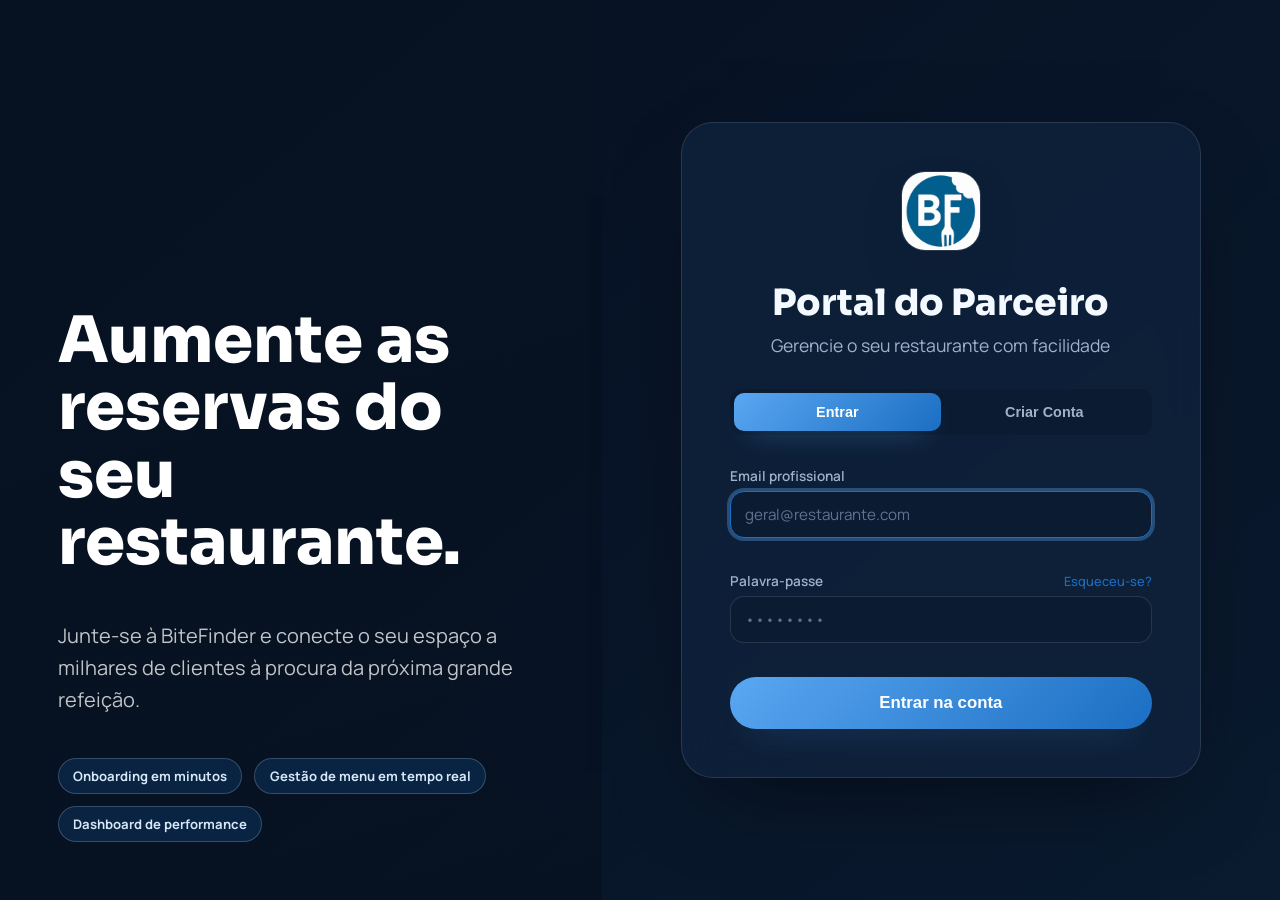
<file: bitefinder-api/index.html>
<!DOCTYPE html>
<html lang="pt-BR">
<head>
  <meta charset="UTF-8" />
  <meta name="viewport" content="width=device-width, initial-scale=1.0" />
  <title>BiteFinder Restaurante</title>
  <!-- AdSense Integration Dummy/Test -->
  <script async src="https://pagead2.googlesyndication.com/pagead/js/adsbygoogle.js"></script>
  <ins class="adsbygoogle"
       style="display:block"
       data-ad-client="ca-pub-3940256099942544"
       data-ad-slot="1234567890"
       data-ad-format="auto"
       data-full-width-responsive="true"></ins>
  <script>
       (adsbygoogle = window.adsbygoogle || []).push({});
  </script>
  <link rel="preconnect" href="https://fonts.googleapis.com" />
  <link rel="preconnect" href="https://fonts.gstatic.com" crossorigin />
  <link href="https://fonts.googleapis.com/css2?family=Manrope:wght@400;500;600;700;800&family=Sora:wght@500;600;700;800&display=swap" rel="stylesheet" />
  <link rel="stylesheet" href="tokens.css" />
  <style>
    :root {
      --brand: #1B6EC2;
      --brand-hover: #103E7D;
      --brand-bright: #5AA7F2;
      --accent: #1B6EC2;
      --accent-hover: #103E7D;
      --accent-soft: rgba(74,144,217,0.16);
      --bg: #071224;
      --bg-elevated: #0B1B31;
      --surface: #10233D;
      --surface-light: #152B49;
      --surface-frost: rgba(16,35,61,0.78);
      --border: rgba(214,232,248,0.13);
      --text: #F4F8FF;
      --text-soft: #9FB2CC;
      --success: #34C67A;
      --error: #E85C5C;
      --yellow: #FFC107;
      --porcelain: #F7FAFF;
      --radius: 24px;
      --shadow-sm: 0 8px 20px -14px rgba(0,0,0,0.38);
      --shadow: 0 22px 58px -28px rgba(0,0,0,0.58);
      --shadow-lg: 0 34px 90px -40px rgba(0,0,0,0.7);
      --ring: rgba(90,167,242,0.34);
      --ease: cubic-bezier(.2,.8,.2,1);
      font-family: 'Manrope', 'Segoe UI', sans-serif;
    }

    * { box-sizing: border-box; }
    body {
      margin: 0;
      min-height: 100vh;
      background: linear-gradient(140deg, #061121 0%, #071224 46%, #102844 100%);
      color: var(--text);
    }

    h1, h2, h3, h4 {
      font-family: 'Sora', 'Manrope', sans-serif;
      letter-spacing: 0;
    }
    
    .hidden { display: none !important; }
    
    /* ---- AUTH LAYOUT (SPLIT SCREEN) ---- */
    .auth-layout { display: flex; min-height: 100vh; position: relative; }
    
    .auth-banner {
      display: none;
      width: 47%;
      background: linear-gradient(165deg, rgba(6, 17, 33, 0.26), rgba(6, 17, 33, 0.94)), url('https://images.unsplash.com/photo-1555396273-367ea4eb4db5?ixlib=rb-4.0.3&auto=format&fit=crop&w=1920&q=80') center/cover;
      color: white;
      padding: 3.6rem;
      flex-direction: column;
      justify-content: flex-end;
      position: relative;
      overflow: hidden;
    }

    .auth-banner::before {
      content: '';
      display: none;
    }
    
    @media (min-width: 1024px) {
      .auth-banner { display: flex; }
    }
    
    .auth-banner h1 {
      font-size: clamp(3rem, 5vw, 4.5rem);
      font-weight: 800;
      line-height: 1.05;
      letter-spacing: 0;
      margin-bottom: 24px;
      max-width: 600px;
      position: relative;
      z-index: 1;
    }
    .auth-banner p {
      font-size: 1.25rem;
      color: rgba(255, 255, 255, 0.75);
      max-width: 500px;
      line-height: 1.6;
      position: relative;
      z-index: 1;
    }

    .auth-kpis {
      display: flex;
      flex-wrap: wrap;
      gap: 0.75rem;
      margin-top: 1.4rem;
      position: relative;
      z-index: 1;
    }

    .kpi-pill {
      background: rgba(27,110,194,0.2);
      border: 1px solid rgba(214,232,248,0.22);
      border-radius: 999px;
      padding: 0.5rem 0.9rem;
      font-size: 0.82rem;
      font-weight: 700;
      color: #D6E8F8;
      backdrop-filter: blur(4px);
    }
    
    .auth-content {
      flex: 1;
      display: flex;
      flex-direction: column;
      justify-content: center;
      padding: 2rem 1.3rem;
      background: linear-gradient(140deg, #071224 0%, #0A1A2F 100%);
    }
    
    .auth-card {
      width: 100%;
      max-width: 520px;
      margin: 0 auto;
      background: var(--surface-frost);
      border: 1px solid var(--border);
      border-radius: 32px;
      box-shadow: var(--shadow-lg);
      padding: 48px;
      backdrop-filter: blur(18px);
    }
    
    .auth-card.register-mode { max-width: 720px; }
    
    .auth-header { text-align: center; margin-bottom: 32px; }
    .auth-header img {
      width: 80px;
      height: 80px;
      border-radius: 24px;
      margin-bottom: 24px;
      box-shadow: var(--shadow);
      border: 1px solid var(--border);
    }
    .auth-header h2 { font-size: 2.25rem; font-weight: 800; margin: 0 0 8px; color: var(--text); letter-spacing: 0; }
    .auth-header p { color: var(--text-soft); font-size: 1.1rem; margin: 0; }
    
    .auth-tabs {
      display: flex;
      background: var(--bg-elevated);
      padding: 4px;
      border-radius: 12px;
      margin-bottom: 2rem;
    }
    .auth-tabs button {
      flex: 1;
      padding: 11px;
      border: none;
      background: transparent;
      border-radius: 10px;
      font-weight: 700;
      font-size: 0.9rem;
      color: var(--text-soft);
      cursor: pointer;
      transition: all 0.2s ease;
    }
    .auth-tabs button.active {
      background: linear-gradient(135deg, var(--brand-bright), var(--brand));
      color: #fff;
      box-shadow: 0 12px 28px -16px rgba(90,167,242,0.85);
    }
    
    /* ---- DASHBOARD LAYOUT ---- */
    .dashboard-layout { min-height: 100vh; display: flex; flex-direction: column; background: linear-gradient(140deg, #061121 0%, #071224 48%, #102844 100%); }
    
    .dash-nav {
      background: rgba(7, 18, 36, 0.86);
      border-bottom: 1px solid var(--border);
      padding: 0 1.6rem;
      display: flex;
      justify-content: space-between;
      align-items: center;
      height: 74px;
      position: sticky;
      top: 0;
      z-index: 100;
      backdrop-filter: blur(16px);
    }
    
    .dash-brand { display: flex; align-items: center; gap: 12px; font-weight: 700; font-size: 1.05rem; color: var(--text); }
    .dash-brand img {
      width: 38px;
      height: 38px;
      border-radius: 10px;
      border: 1px solid var(--border);
    }
    
    .dash-menu { display: flex; gap: 4px; height: 100%; align-items: center; }
    .dash-menu button {
      background: transparent;
      border: none;
      font-size: 0.92rem;
      font-weight: 700;
      color: var(--text-soft);
      padding: 9px 15px;
      border-radius: 9px;
      cursor: pointer;
      transition: all 0.2s;
      display: flex;
      align-items: center;
      gap: 6px;
    }
    .dash-menu button:hover { background: rgba(74,144,217,0.12); color: var(--text); }
    .dash-menu button.active { background: var(--accent-soft); color: var(--accent); }
    
    .dash-logout {
      font-size: 0.9rem;
      color: #E85C5C;
      background: rgba(232,92,92,0.12);
      border: 1px solid rgba(232,92,92,0.2);
      cursor: pointer;
      font-weight: 700;
      border-radius: 999px;
      padding: 10px 14px;
      transition: all 0.2s ease;
    }
    .dash-logout:hover { background: rgba(232,92,92,0.2); transform: translateY(-1px); }
    
    .dash-content { max-width: 1320px; margin: 0 auto; padding: 2rem 1.2rem 2.5rem; width: 100%; flex: 1; }

    .demo-badge {
      display: inline-flex;
      align-items: center;
      gap: 6px;
      background: rgba(255,193,7,0.15);
      border: 1px solid rgba(255,193,7,0.3);
      color: var(--yellow);
      font-size: 0.75rem;
      font-weight: 700;
      padding: 4px 10px;
      border-radius: 999px;
      margin-left: 12px;
    }

    /* ---- Restaurant Selector ---- */
    .restaurant-selector {
      display: flex;
      gap: 8px;
      margin-bottom: 24px;
      flex-wrap: wrap;
    }
    .restaurant-chip {
      padding: 10px 20px;
      border-radius: 999px;
      border: 1px solid var(--border);
      background: var(--surface-light);
      color: var(--text-soft);
      font-weight: 700;
      font-size: 0.9rem;
      cursor: pointer;
      transition: all 0.22s var(--ease);
    }
    .restaurant-chip:hover { border-color: var(--accent); color: var(--text); background: rgba(74,144,217,0.10); }
    .restaurant-chip.active {
      background: linear-gradient(135deg, var(--brand-bright), var(--brand));
      border-color: var(--accent);
      color: white;
      box-shadow: 0 4px 16px -4px rgba(27,110,194,0.5);
    }

    /* ---- COMMON COMPONENTS ---- */
    .panel { display: none; animation: fadeIn 0.32s var(--ease); }
    .panel.active { display: block; }
    @keyframes fadeIn { from { opacity: 0; transform: translateY(10px); } to { opacity: 1; transform: translateY(0); } }
    
    .card {
      background: var(--surface);
      border: 1px solid var(--border);
      border-radius: 24px;
      padding: 32px;
      box-shadow: var(--shadow);
      margin-bottom: 24px;
      transition: transform 0.22s var(--ease), box-shadow 0.22s var(--ease), border-color 0.22s var(--ease);
    }
    
    .card:hover {
      transform: translateY(-3px);
      box-shadow: var(--shadow-lg);
      border-color: rgba(214,232,248,0.22);
    }
    
    .form-grid { display: grid; gap: 1rem; grid-template-columns: 1fr; }
    @media (min-width: 640px) { .form-grid.two-cols { grid-template-columns: 1fr 1fr; } }
    
    .form-row { display: flex; flex-direction: column; gap: 6px; margin-bottom: 1rem; }
    .form-row label { font-size: 0.85rem; font-weight: 600; color: var(--text-soft); }
    .form-row input, .form-row select, .form-row textarea { 
      border: 1px solid var(--border);
      border-radius: 14px;
      background: var(--bg-elevated);
      color: var(--text);
      padding: 12px 14px;
      font-size: 0.95rem;
      font-family: inherit;
      transition: all .2s ease;
    }
    .form-row input::placeholder, .form-row textarea::placeholder { color: #5f7390; }
    .form-row input:focus, .form-row select:focus, .form-row textarea:focus { 
      outline: none; border-color: var(--accent); box-shadow: 0 0 0 3px var(--ring); 
    }
    .form-row textarea { min-height: 74px; resize: vertical; }
    
    .field-error { color: var(--error); font-size: 0.8rem; margin-top: -6px; min-height: 1.1rem; }
    
    .button-cta { 
      width: 100%;
      border: none;
      border-radius: 999px;
      padding: 16px 24px;
      font-size: 1.05rem;
      font-weight: 800;
      color: white;
      background: linear-gradient(135deg, var(--brand-bright), var(--brand));
      cursor: pointer;
      transition: transform 0.18s var(--ease), box-shadow 0.18s var(--ease), background 0.18s var(--ease);
      display: flex; justify-content: center; align-items: center; gap: 12px;
      box-shadow: 0 18px 34px -24px rgba(90,167,242,0.9);
    }
    .button-cta:hover { transform: translateY(-1px); box-shadow: 0 22px 42px -24px rgba(90,167,242,0.95); background: var(--brand-hover); }
    .button-cta.secondary { background: var(--accent); color: white; }
    .button-cta.secondary:hover { background: var(--accent-hover); }
    .button-cta.danger { background: var(--error); color: white; }
    .button-cta.small {
      width: auto;
      padding: 10px 16px;
      font-size: 0.85rem;
    }
    .button-cta.icon-btn {
      width: auto;
      padding: 10px 12px;
      font-size: 0.85rem;
      border-radius: 12px;
    }
    
    .page-header { margin-bottom: 32px; }
    .page-header h2 { font-size: 2.2rem; font-weight: 800; color: var(--text); margin: 0 0 8px; letter-spacing: 0; }
    .page-header p { color: var(--text-soft); font-size: 1.1rem; margin: 0; }

    .section-eyebrow {
      display: inline-flex;
      align-items: center;
      gap: 6px;
      border-radius: 999px;
      background: var(--accent-soft);
      color: var(--accent);
      font-weight: 700;
      font-size: 0.74rem;
      letter-spacing: 0.07em;
      text-transform: uppercase;
      padding: 6px 10px;
      margin-bottom: 0.85rem;
    }

    /* ---- Stats Bar ---- */
    .stats-bar {
      display: grid;
      grid-template-columns: repeat(auto-fit, minmax(140px, 1fr));
      gap: 12px;
      margin-bottom: 28px;
    }
    .stat-card {
      background: var(--surface-light);
      border: 1px solid var(--border);
      border-radius: 18px;
      padding: 18px;
      text-align: center;
      box-shadow: var(--shadow-sm);
      transition: transform 0.22s var(--ease), box-shadow 0.22s var(--ease), border-color 0.22s var(--ease);
    }
    .stat-card:hover { transform: translateY(-2px); box-shadow: var(--shadow); border-color: rgba(214,232,248,0.2); }
    .stat-emoji { margin-bottom: 6px; display: flex; justify-content: center; color: var(--accent); }
    .stat-value { font-size: 1.8rem; font-weight: 800; color: var(--text); margin: 0; }
    .stat-label { color: var(--text-soft); font-size: 0.82rem; font-weight: 500; margin: 2px 0 0; }

    /* ---- Dish Grid ---- */
    .dish-grid {
      display: grid;
      gap: 16px;
      grid-template-columns: repeat(auto-fill, minmax(320px, 1fr));
    }

    .dish-grid.list-view {
      grid-template-columns: 1fr;
    }

    .dish-card {
      background: var(--surface-light);
      border: 1px solid var(--border);
      border-radius: 20px;
      overflow: hidden;
      transition: transform 0.24s var(--ease), box-shadow 0.24s var(--ease), border-color 0.24s var(--ease);
      box-shadow: var(--shadow-sm);
    }
    .dish-card:hover { transform: translateY(-4px); box-shadow: var(--shadow-lg); border-color: rgba(214,232,248,0.22); }
    .dish-card.is-destaque {
      border-color: rgba(255,184,0,0.35);
      box-shadow: 0 4px 16px -4px rgba(255,184,0,0.15);
    }

    .dish-card-img {
      width: 100%;
      height: 200px;
      object-fit: cover;
      background: var(--bg-elevated);
      display: block;
      filter: saturate(1.06) contrast(1.03);
    }

    .dish-card-body { padding: 16px; }

    .dish-card-top {
      display: flex;
      justify-content: space-between;
      align-items: flex-start;
      margin-bottom: 6px;
    }

    .dish-category-badge {
      background: var(--accent-soft);
      color: var(--accent);
      font-size: 0.7rem;
      font-weight: 700;
      text-transform: uppercase;
      letter-spacing: 0.5px;
      padding: 3px 8px;
      border-radius: 6px;
    }

    .dish-price {
      font-weight: 800;
      font-size: 1.05rem;
      color: var(--accent);
      background: var(--accent-soft);
      padding: 4px 10px;
      border-radius: 999px;
    }

    .dish-card h4 {
      margin: 6px 0 4px;
      font-size: 1.1rem;
      color: var(--text);
      line-height: 1.3;
    }

    .dish-card-desc {
      color: var(--text-soft);
      font-size: 0.85rem;
      line-height: 1.4;
      margin: 0 0 10px;
      display: -webkit-box;
      -webkit-line-clamp: 2;
      -webkit-box-orient: vertical;
      overflow: hidden;
    }

    .dish-card-rating {
      color: var(--yellow);
      font-weight: 700;
      font-size: 0.88rem;
    }

    .dish-card-actions {
      display: flex;
      gap: 8px;
      margin-top: 12px;
    }

    .dish-card-actions button {
      flex: 1;
      padding: 10px;
      border-radius: 10px;
      border: 1px solid var(--border);
      font-weight: 700;
      font-size: 0.82rem;
      cursor: pointer;
      transition: all 0.2s var(--ease);
      display: flex;
      align-items: center;
      justify-content: center;
      gap: 5px;
    }
    .btn-edit {
      background: var(--accent-soft);
      color: var(--accent);
      border-color: rgba(27,110,194,0.3) !important;
    }
    .btn-edit:hover { background: var(--accent); color: white; transform: translateY(-1px); }
    .btn-delete {
      background: rgba(232,92,92,0.1);
      color: var(--error);
      border-color: rgba(232,92,92,0.2) !important;
    }
    .btn-delete:hover { background: var(--error); color: white; transform: translateY(-1px); }
    .btn-destaque {
      background: rgba(255,243,208,0.1);
      color: #C99A14;
      border-color: rgba(255,193,7,0.25) !important;
    }
    .btn-destaque:hover { background: #FFB800; color: #1A1A00; }
    .btn-destaque.active {
      background: linear-gradient(135deg, #FFB800, #FF9500);
      color: #1A1A00;
      border-color: rgba(255,184,0,0.5) !important;
      box-shadow: 0 2px 8px -2px rgba(255,184,0,0.4);
    }

    .destaque-badge {
      position: absolute;
      top: 10px;
      left: 10px;
      background: linear-gradient(135deg, #FFB800, #FF9500);
      color: #1A1A00;
      font-size: 0.65rem;
      font-weight: 800;
      padding: 4px 10px;
      border-radius: 8px;
      letter-spacing: 0.5px;
      z-index: 2;
      display: flex;
      align-items: center;
      gap: 4px;
      box-shadow: 0 2px 8px rgba(255,184,0,0.4);
    }

    .dish-card-img-wrap {
      position: relative;
    }

    .dish-grid.list-view .dish-card {
      display: grid;
      grid-template-columns: minmax(180px, 260px) 1fr;
      min-height: 210px;
    }

    .dish-grid.list-view .dish-card-img-wrap {
      min-height: 100%;
    }

    .dish-grid.list-view .dish-card-img {
      height: 100%;
      min-height: 210px;
    }

    .insights-grid {
      display: grid;
      grid-template-columns: minmax(0, 1.15fr) minmax(320px, 0.85fr);
      gap: 18px;
      align-items: start;
    }

    .insight-stack {
      display: grid;
      gap: 14px;
    }

    .insight-row {
      display: grid;
      grid-template-columns: 48px minmax(0, 1fr) auto;
      gap: 14px;
      align-items: center;
      padding: 14px;
      border: 1px solid var(--border);
      background: var(--surface-light);
      border-radius: 18px;
      transition: transform .22s var(--ease), border-color .22s var(--ease), background .22s var(--ease);
    }

    .insight-row:hover {
      transform: translateY(-2px);
      border-color: rgba(90,167,242,0.28);
      background: rgba(21,43,73,0.92);
    }

    .insight-rank {
      width: 48px;
      height: 48px;
      display: grid;
      place-items: center;
      border-radius: 16px;
      background: var(--accent-soft);
      color: var(--brand-bright);
      font-weight: 900;
    }

    .insight-row h4 {
      margin: 0 0 4px;
      color: var(--text);
      font-size: 0.98rem;
    }

    .insight-row p {
      margin: 0;
      color: var(--text-soft);
      font-size: 0.82rem;
      line-height: 1.4;
    }

    .sentiment-badge {
      white-space: nowrap;
      border-radius: 999px;
      padding: 7px 10px;
      font-size: 0.72rem;
      font-weight: 900;
      border: 1px solid transparent;
    }

    .sentiment-badge.excellent { color: #9FF3C7; background: rgba(52,198,122,0.14); border-color: rgba(52,198,122,0.24); }
    .sentiment-badge.steady { color: #D6E8F8; background: rgba(90,167,242,0.15); border-color: rgba(90,167,242,0.24); }
    .sentiment-badge.watch { color: #FFD76A; background: rgba(255,193,7,0.13); border-color: rgba(255,193,7,0.24); }

    .review-callout {
      border-radius: 24px;
      padding: 22px;
      background:
        radial-gradient(circle at 0% 0%, rgba(90,167,242,0.24), transparent 38%),
        linear-gradient(145deg, rgba(16,35,61,0.96), rgba(7,18,36,0.96));
      border: 1px solid rgba(214,232,248,0.16);
      box-shadow: var(--shadow);
    }

    .review-callout h3 {
      margin: 0 0 8px;
      color: var(--text);
      font-size: 1.15rem;
    }

    .review-callout p {
      margin: 0 0 16px;
      color: var(--text-soft);
      line-height: 1.55;
    }

    .response-template {
      border-radius: 18px;
      background: rgba(7,18,36,0.72);
      border: 1px solid var(--border);
      padding: 14px;
      color: var(--text-soft);
      font-size: 0.88rem;
      line-height: 1.55;
    }

    .portal-toolbar {
      display: flex;
      align-items: center;
      justify-content: space-between;
      gap: 12px;
      margin-bottom: 16px;
      flex-wrap: wrap;
    }

    .view-toggle {
      display: inline-flex;
      padding: 4px;
      border-radius: 14px;
      border: 1px solid var(--border);
      background: var(--surface-light);
      gap: 4px;
    }

    .view-toggle button {
      border: 0;
      border-radius: 10px;
      background: transparent;
      color: var(--text-soft);
      font: inherit;
      font-weight: 800;
      font-size: 0.82rem;
      padding: 8px 12px;
      cursor: pointer;
      transition: background .18s var(--ease), color .18s var(--ease);
    }

    .view-toggle button.active {
      background: linear-gradient(135deg, var(--brand-bright), var(--brand));
      color: #fff;
    }

    .menu-controls {
      display: flex;
      gap: 10px;
      margin-bottom: 14px;
      flex-wrap: wrap;
    }

    .menu-controls input,
    .menu-controls select {
      min-height: 42px;
      border-radius: 14px;
      border: 1px solid var(--border);
      background: var(--bg-elevated);
      color: var(--text);
      padding: 0 12px;
      font: inherit;
      font-size: 0.9rem;
      outline: none;
      transition: border-color .18s var(--ease), box-shadow .18s var(--ease);
    }

    .menu-controls input {
      flex: 1 1 220px;
    }

    .menu-controls select {
      flex: 0 1 180px;
    }

    .menu-controls input:focus,
    .menu-controls select:focus {
      border-color: var(--accent);
      box-shadow: 0 0 0 3px var(--ring);
    }

    /* ---- Image Preview ---- */
    .img-preview-box {
      width: 100%;
      height: 160px;
      border-radius: 14px;
      overflow: hidden;
      background: var(--bg);
      border: 1px dashed var(--border);
      display: flex;
      align-items: center;
      justify-content: center;
      color: var(--text-soft);
      font-size: 0.85rem;
      margin-bottom: 1rem;
    }
    .img-preview-box img {
      width: 100%;
      height: 100%;
      object-fit: cover;
    }

    /* ---- Edit Modal ---- */
    .modal-overlay {
      position: fixed;
      top: 0; left: 0; right: 0; bottom: 0;
      background: rgba(0,0,0,0.6);
      z-index: 999;
      display: flex;
      align-items: center;
      justify-content: center;
      padding: 1rem;
      animation: fadeIn 0.2s;
    }
    .modal-card {
      background: var(--surface);
      border: 1px solid var(--border);
      border-radius: 28px;
      padding: 32px;
      width: 100%;
      max-width: 560px;
      box-shadow: var(--shadow-lg);
      max-height: 90vh;
      overflow-y: auto;
    }
    .modal-card h3 { margin: 0 0 1.2rem; font-size: 1.3rem; }
    
    .toast {
      position: fixed;
      right: 18px;
      bottom: 18px;
      z-index: 9999;
      background: var(--surface-light);
      color: #fff;
      padding: 12px 18px;
      border-radius: 10px;
      box-shadow: var(--shadow-lg);
      opacity: 0;
      transform: translateY(12px);
      transition: 0.3s var(--ease);
      font-weight: 700;
      display: flex;
      align-items: center;
      gap: 8px;
      max-width: min(90vw, 420px);
    }
    .toast.show { opacity: 1; transform: translateY(0); }
    
    .empty-state { text-align: center; padding: 3rem 1rem; border: 1px dashed var(--border); border-radius: var(--radius); color: var(--text-soft); }

    @media (max-width: 1023px) {
      .auth-content { padding: 1.1rem; }
      .auth-card { border-radius: 22px; }
      .dash-nav { height: auto; min-height: 70px; flex-wrap: wrap; gap: 0.6rem; padding: 0.8rem 1rem; }
      .dash-content { padding: 1.2rem 0.9rem 2rem; }
    }

    @media (max-width: 640px) {
      .dish-grid { grid-template-columns: 1fr; }
      .dish-grid.list-view .dish-card { grid-template-columns: 1fr; }
      .dish-grid.list-view .dish-card-img { height: 200px; min-height: 0; }
      .stats-bar { grid-template-columns: repeat(2, 1fr); }
      .insights-grid { grid-template-columns: 1fr; }
      .insight-row { grid-template-columns: 42px minmax(0, 1fr); }
      .sentiment-badge { grid-column: 2; justify-self: start; }
    }
  </style>
</head>
<body>

  <!-- ================= LAYOUT DE AUTENTICAÇÃO ================= -->
  <div id="authLayout" class="auth-layout">
    <div class="auth-banner">
      <h1>Aumente as reservas do seu restaurante.</h1>
      <p>Junte-se à BiteFinder e conecte o seu espaço a milhares de clientes à procura da próxima grande refeição.</p>
      <div class="auth-kpis">
        <span class="kpi-pill">Onboarding em minutos</span>
        <span class="kpi-pill">Gestão de menu em tempo real</span>
        <span class="kpi-pill">Dashboard de performance</span>
      </div>
    </div>
    
    <div class="auth-content">
      <div id="authCard" class="auth-card">
        <div class="auth-header">
          <img src="assets/logo-bf.png" alt="BiteFinder" />
          <h2>Portal do Parceiro</h2>
          <p>Gerencie o seu restaurante com facilidade</p>
        </div>
        
        <div class="auth-tabs">
          <button id="tabLogin" class="active" type="button">Entrar</button>
          <button id="tabRegister" type="button">Criar Conta</button>
        </div>
        
        <!-- PAINEL LOGIN -->
        <section id="panelLogin" class="panel active">
          <form id="formLogin" autocomplete="off" novalidate>
            <div class="form-row">
              <label>Email profissional</label>
              <input id="loginEmail" type="email" name="email" required placeholder="geral@restaurante.com" />
              <div class="field-error" id="loginEmailError"></div>
            </div>
            <div class="form-row">
              <div style="display:flex; justify-content:space-between; align-items:center;">
                <label>Palavra-passe</label>
                <a href="#" id="forgotPassword" style="font-size:0.8rem; color:var(--accent); text-decoration:none; font-weight:500;">Esqueceu-se?</a>
              </div>
              <input id="loginPassword" type="password" name="password" required placeholder="••••••••" />
              <div class="field-error" id="loginPasswordError"></div>
            </div>
            <button class="button-cta" type="submit" style="margin-top: 8px;">Entrar na conta</button>
          </form>
        </section>
        
        <!-- PAINEL REGISTRO -->
        <section id="panelRegister" class="panel">
          <form id="formRegister" autocomplete="off" novalidate>
            <div class="form-grid two-cols">
              <div class="form-row">
                <label>Nome do Proprietário</label>
                <input type="text" name="name" required placeholder="Ex: João Silva" />
              </div>
              <div class="form-row">
                <label>Nome do Restaurante</label>
                <input type="text" name="restauranteNome" required placeholder="Ex: Tasca do Zé" />
              </div>
            </div>
            <div class="form-row">
              <label>Morada Completa</label>
              <input type="text" name="restauranteMorada" required placeholder="Rua Augusta 123, Lisboa" />
            </div>
            <div class="form-grid two-cols">
              <div class="form-row">
                <label>NIF (Número de Identificação)</label>
                <input type="text" name="restaurantCode" required placeholder="123456789" />
              </div>
              <div class="form-row">
                <label>Telemóvel / Telefone</label>
                <input type="tel" name="phone" placeholder="+351 900 000 000" />
              </div>
            </div>
            <hr style="border:0; border-top:1px solid var(--border); margin: 1rem 0;" />
            <div class="form-row">
              <label>Email de Acesso</label>
              <input type="email" name="email" required placeholder="geral@restaurante.com" />
            </div>
            <div class="form-row">
              <label>Palavra-passe Segura</label>
              <input type="password" name="password" required placeholder="Mínimo de 8 caracteres" />
            </div>
            <button class="button-cta" type="submit" style="margin-top: 12px;">Criar Conta de Parceiro</button>
          </form>
        </section>
        
      </div>
    </div>
  </div>

  <!-- ================= LAYOUT DO DASHBOARD ================= -->
  <div id="dashboardLayout" class="dashboard-layout hidden">
    <nav class="dash-nav">
      <div class="dash-brand">
        <img src="assets/logo-bf.png" alt="BiteFinder" />
        <span id="navRestaurantName">BiteFinder</span>

      </div>
      <div class="dash-menu">
        <button id="tabMenu" type="button" class="active"><svg width="16" height="16" viewBox="0 0 24 24" fill="none" stroke="currentColor" stroke-width="2" stroke-linecap="round" stroke-linejoin="round"><path d="M16 4h2a2 2 0 0 1 2 2v14a2 2 0 0 1-2 2H6a2 2 0 0 1-2-2V6a2 2 0 0 1 2-2h2"/><rect x="8" y="2" width="8" height="4" rx="1" ry="1"/></svg> Cardápio</button>
        <button id="tabInsights" type="button"><svg width="16" height="16" viewBox="0 0 24 24" fill="none" stroke="currentColor" stroke-width="2" stroke-linecap="round" stroke-linejoin="round"><path d="M3 3v18h18"/><path d="m19 9-5 5-4-4-3 3"/></svg> Intelligence</button>
      </div>
      <button id="btnSair" class="dash-logout">Terminar Sessão</button>
    </nav>
    
    <main class="dash-content">
      
      <!-- Restaurant Selector -->
      <div id="restaurantSelector" class="restaurant-selector hidden"></div>

      <!-- PAINEL GESTÃO DE MENU -->
      <section id="panelMenu" class="panel active">
        <div class="page-header">
          <span class="section-eyebrow">Portal Profissional</span>
          <h2>Gestão do Cardápio</h2>
          <p>Adicione, edite ou remova os pratos disponíveis no seu restaurante.</p>
        </div>

        <!-- Stats Bar -->
        <div id="statsBar" class="stats-bar"></div>
        
        <div class="form-grid two-cols" style="align-items: start;">
          <!-- Formulário de Prato -->
          <div class="card" style="position: sticky; top: 90px;">
            <h3 style="margin: 0 0 0.6rem; font-size: 1.1rem; color: var(--text);">Adicionar Novo Prato</h3>
            <p style="margin: 0 0 1rem; color: var(--text-soft); font-size: 0.85rem;">Publique pratos com foto, descrição e preço.</p>
            
            <!-- Image Preview -->
            <div id="addImagePreview" class="img-preview-box">
              <span><svg width="16" height="16" viewBox="0 0 24 24" fill="none" stroke="currentColor" stroke-width="2" stroke-linecap="round" stroke-linejoin="round"><rect x="3" y="3" width="18" height="18" rx="2" ry="2"/><circle cx="8.5" cy="8.5" r="1.5"/><polyline points="21 15 16 10 5 21"/></svg> Pré-visualização da imagem</span>
            </div>

            <form id="menuForm" autocomplete="off" novalidate>
              <div class="form-row">
                <label>Nome do Prato *</label>
                <input name="nome" required placeholder="Ex: Risoto de Camarão" />
              </div>
              <div class="form-grid two-cols" style="gap: 1rem; margin-bottom:0;">
                <div class="form-row">
                  <label>Categoria</label>
                  <input name="categoria" required placeholder="Ex: Marisco" />
                </div>
                <div class="form-row">
                  <label>Preço (€)</label>
                  <input type="number" step="0.01" name="preco" required placeholder="14.90" />
                </div>
              </div>
              <div class="form-row">
                <label>Descrição</label>
                <textarea name="descricao" placeholder="Descreva os ingredientes e detalhes..."></textarea>
              </div>
              <div class="form-row">
                <label>URL da Imagem</label>
                <input name="imagemUrl" id="addImageUrl" placeholder="https://exemplo.com/imagem.jpg" />
              </div>
              <button class="button-cta secondary" type="submit">Adicionar ao Cardápio</button>
            </form>
          </div>
          
          <!-- Lista de Pratos -->
          <div>
            <div class="portal-toolbar">
              <div>
                <h3 style="margin:0;color:var(--text);font-size:1.15rem;">Pratos publicados</h3>
                <p style="margin:4px 0 0;color:var(--text-soft);font-size:.86rem;">Compare performance, preço e destaque sem sair do fluxo.</p>
              </div>
              <div class="view-toggle" aria-label="Alternar vista">
                <button id="viewGrid" type="button" class="active">Grelha</button>
                <button id="viewList" type="button">Lista</button>
              </div>
            </div>
            <div class="menu-controls">
              <input id="menuSearch" type="search" placeholder="Pesquisar prato, categoria ou descrição" />
              <select id="menuSort" aria-label="Ordenar pratos">
                <option value="signal">Melhor sinal</option>
                <option value="rating">Rating</option>
                <option value="reviews">Avaliações</option>
                <option value="priceAsc">Preço baixo</option>
                <option value="priceDesc">Preço alto</option>
              </select>
            </div>
            <div id="menuList" class="dish-grid">
              <div class="empty-state">A carregar pratos...</div>
            </div>
          </div>
        </div>
      </section>

      <!-- PAINEL INTELLIGENCE / REVIEWS -->
      <section id="panelInsights" class="panel">
        <div class="page-header">
          <span class="section-eyebrow">Review Intelligence</span>
          <h2>Performance e reputação</h2>
          <p>Veja quais pratos estão a criar desejo, consistência e oportunidades de melhoria.</p>
        </div>

        <div class="insights-grid">
          <div class="card">
            <div style="display:flex;justify-content:space-between;gap:16px;align-items:flex-start;margin-bottom:18px;">
              <div>
                <h3 style="margin:0 0 6px;color:var(--text);font-size:1.15rem;">Pratos com mais sinal</h3>
                <p style="margin:0;color:var(--text-soft);font-size:.88rem;">Ordenado por rating, volume de reviews e destaque.</p>
              </div>
              <button class="button-cta small secondary" type="button" id="refreshInsights">Atualizar</button>
            </div>
            <div id="insightsList" class="insight-stack">
              <div class="empty-state">A carregar inteligência...</div>
            </div>
          </div>

          <aside class="review-callout">
            <h3>Tom de resposta recomendado</h3>
            <p>Responda com precisão, gratidão e contexto. Mantenha o tom curto, premium e humano.</p>
            <div class="response-template" id="responseTemplate">
              Obrigado pela visita. Ficamos contentes por saber que o prato correspondeu às expectativas. A equipa vai continuar a afinar cada detalhe para manter esta experiência consistente.
            </div>
          </aside>
        </div>
      </section>

    </main>
  </div>

  <!-- Edit Modal -->
  <div id="editModal" class="modal-overlay hidden">
    <div class="modal-card">
      <h3>Editar Prato</h3>
      <div id="editImagePreview" class="img-preview-box">
        <span><svg width="16" height="16" viewBox="0 0 24 24" fill="none" stroke="currentColor" stroke-width="2" stroke-linecap="round" stroke-linejoin="round"><rect x="3" y="3" width="18" height="18" rx="2" ry="2"/><circle cx="8.5" cy="8.5" r="1.5"/><polyline points="21 15 16 10 5 21"/></svg> Pré-visualização</span>
      </div>
      <form id="editForm" autocomplete="off" novalidate>
        <div class="form-row"><label>Nome *</label><input name="nome" required /></div>
        <div class="form-grid two-cols" style="gap:1rem; margin-bottom:0;">
          <div class="form-row"><label>Categoria</label><input name="categoria" /></div>
          <div class="form-row"><label>Preço (€)</label><input name="preco" type="number" step="0.01" /></div>
        </div>
        <div class="form-row"><label>Descrição</label><textarea name="descricao"></textarea></div>
        <div class="form-row"><label>URL da Imagem</label><input name="imagemUrl" id="editImageUrl" /></div>
        <input type="hidden" name="idPrato" />
        <div style="display:flex; gap:8px; margin-top:0.5rem;">
          <button type="submit" class="button-cta small" style="flex:1;">Guardar</button>
          <button type="button" class="button-cta small secondary" id="editCancel" style="flex:1;">Cancelar</button>
          <button type="button" class="button-cta small danger" id="editDelete">Eliminar</button>
        </div>
      </form>
    </div>
  </div>

  <div id="toast" class="toast" aria-live="polite"></div>

  <script>
    // =====================================================================
    // MOCK DATA — espelha os dados do MockDataProvider.kt da app Android
    // =====================================================================
    const MOCK = {
      users: {
        'restaurante@teste.com': {
          password: '123456',
          user: { id: 2, nome: 'Chef Manuel', email: 'restaurante@teste.com', role: 'restaurante', restaurantes: [3, 7] }
        },
        'resto@teste.com': {
          password: '123456',
          user: { id: 2, nome: 'Chef Manuel', email: 'resto@teste.com', role: 'restaurante', restaurantes: [3, 7] }
        }
      },
      restaurants: {
        3: { nome: 'Cervejaria Ramiro', morada: 'Av. Almirante Reis 1H, Lisboa' },
        7: { nome: 'Pastéis de Belém', morada: 'Rua de Belém 84-92, Lisboa' }
      },
      pratos: {
        3: [
          { id: 4, nome: 'Gambas al Ajillo', categoria: 'Marisco', preco: 18.50, descricao: 'Gambas frescas salteadas em azeite com alho e malagueta', imagemUrl: 'https://upload.wikimedia.org/wikipedia/commons/thumb/6/65/Gambas_al_ajillo.jpg/500px-Gambas_al_ajillo.jpg', ratingMedio: 4.8, totalAvaliacoes: 234, destacado: true },
          { id: 5, nome: 'Amêijoas à Bulhão Pato', categoria: 'Marisco', preco: 22.00, descricao: 'Amêijoas frescas com azeite, alho, coentros e limão', imagemUrl: 'https://upload.wikimedia.org/wikipedia/commons/thumb/b/b0/Am%C3%AAijoas_%C3%A0_Bulh%C3%A3o_Pato.jpg/500px-Am%C3%AAijoas_%C3%A0_Bulh%C3%A3o_Pato.jpg', ratingMedio: 4.7, totalAvaliacoes: 187, destacado: false },
          { id: 6, nome: 'Lavagante Grelhado', categoria: 'Marisco', preco: 45.00, descricao: 'Lavagante fresco grelhado com manteiga de ervas', imagemUrl: 'https://upload.wikimedia.org/wikipedia/commons/thumb/7/7a/Grilled_Lobster_%288558909573%29.jpg/500px-Grilled_Lobster_%288558909573%29.jpg', ratingMedio: 4.9, totalAvaliacoes: 145, destacado: false },
          { id: 47, nome: 'Bifana do Ramiro', categoria: 'Bifana', preco: 6.00, descricao: 'Bifana gourmet com carne de porco ibérico e molho de cerveja', imagemUrl: 'https://upload.wikimedia.org/wikipedia/commons/thumb/4/41/Cervejaria_Ramiro_%2841171394540%29.jpg/500px-Cervejaria_Ramiro_%2841171394540%29.jpg', ratingMedio: 4.6, totalAvaliacoes: 189, destacado: false }
        ],
        7: [
          { id: 18, nome: 'Pastel de Belém', categoria: 'Sobremesas', preco: 1.30, descricao: 'O original pastel de nata de Belém com canela e açúcar em pó', imagemUrl: 'https://upload.wikimedia.org/wikipedia/commons/thumb/1/16/Pastel_de_nata_%2818616473070%29.jpg/500px-Pastel_de_nata_%2818616473070%29.jpg', ratingMedio: 4.9, totalAvaliacoes: 523, destacado: true },
          { id: 19, nome: 'Tarte de Amêndoa', categoria: 'Sobremesas', preco: 4.50, descricao: 'Tarte crocante de amêndoa do Algarve com gelado de baunilha', imagemUrl: 'https://images.unsplash.com/photo-1519915028121-7d3463d20b13?auto=format&fit=crop&q=80&w=400', ratingMedio: 4.5, totalAvaliacoes: 198, destacado: false },
          { id: 20, nome: 'Mousse de Chocolate', categoria: 'Sobremesas', preco: 5.00, descricao: 'Mousse de chocolate negro belga com raspas de chocolate', imagemUrl: 'https://upload.wikimedia.org/wikipedia/commons/thumb/b/b9/Chocolate_mousse_%2816013444604%29.jpg/500px-Chocolate_mousse_%2816013444604%29.jpg', ratingMedio: 4.7, totalAvaliacoes: 145, destacado: false }
        ]
      },
      nextId: 200
    };

    // =====================================================================
    // STATE
    // =====================================================================
    const state = {
      token: localStorage.getItem('jwtToken') || null,
      user: null,
      restauranteId: null,
      restaurantes: [],
      isDemo: false
    };
    try {
      const userStr = localStorage.getItem('jwtUser');
      if (userStr) state.user = JSON.parse(userStr);
      if (state.user?.restauranteId) state.restauranteId = state.user.restauranteId;
      else if (state.user?.restaurantes?.length) {
        state.restauranteId = state.user.restaurantes[0];
        state.restaurantes = state.user.restaurantes;
      }
    } catch {}

    // DOM Elements
    const tabLogin = document.getElementById('tabLogin');
    const tabRegister = document.getElementById('tabRegister');
    const tabMenu = document.getElementById('tabMenu');
    const tabInsights = document.getElementById('tabInsights');
    const panelLogin = document.getElementById('panelLogin');
    const panelRegister = document.getElementById('panelRegister');
    const panelMenu = document.getElementById('panelMenu');
    const panelInsights = document.getElementById('panelInsights');
    const authLayout = document.getElementById('authLayout');
    const authCard = document.getElementById('authCard');
    const dashboardLayout = document.getElementById('dashboardLayout');
    const navRestaurantName = document.getElementById('navRestaurantName');
    const viewGrid = document.getElementById('viewGrid');
    const viewList = document.getElementById('viewList');
    const menuSearch = document.getElementById('menuSearch');
    const menuSort = document.getElementById('menuSort');

    const toast = document.getElementById('toast');
    const loginEmail = document.getElementById('loginEmail');
    const loginPassword = document.getElementById('loginPassword');
    const loginEmailError = document.getElementById('loginEmailError');
    const loginPasswordError = document.getElementById('loginPasswordError');

    // =====================================================================
    // SVG ICONS
    // =====================================================================
    const IC = {
      clipboard: '<svg width="18" height="18" viewBox="0 0 24 24" fill="none" stroke="currentColor" stroke-width="2" stroke-linecap="round" stroke-linejoin="round"><path d="M16 4h2a2 2 0 0 1 2 2v14a2 2 0 0 1-2 2H6a2 2 0 0 1-2-2V6a2 2 0 0 1 2-2h2"/><rect x="8" y="2" width="8" height="4" rx="1" ry="1"/></svg>',
      star: '<svg width="18" height="18" viewBox="0 0 24 24" fill="currentColor"><polygon points="12 2 15.09 8.26 22 9.27 17 14.14 18.18 21.02 12 17.77 5.82 21.02 7 14.14 2 9.27 8.91 8.26 12 2"/></svg>',
      starOutline: '<svg width="14" height="14" viewBox="0 0 24 24" fill="none" stroke="currentColor" stroke-width="2"><polygon points="12 2 15.09 8.26 22 9.27 17 14.14 18.18 21.02 12 17.77 5.82 21.02 7 14.14 2 9.27 8.91 8.26 12 2"/></svg>',
      comment: '<svg width="18" height="18" viewBox="0 0 24 24" fill="none" stroke="currentColor" stroke-width="2" stroke-linecap="round" stroke-linejoin="round"><path d="M21 15a2 2 0 0 1-2 2H7l-4 4V5a2 2 0 0 1 2-2h14a2 2 0 0 1 2 2z"/></svg>',
      euro: '<svg width="18" height="18" viewBox="0 0 24 24" fill="none" stroke="currentColor" stroke-width="2" stroke-linecap="round" stroke-linejoin="round"><line x1="12" y1="1" x2="12" y2="23"/><path d="M17 5H9.5a3.5 3.5 0 0 0 0 7h5a3.5 3.5 0 0 1 0 7H6"/></svg>',
      utensils: '<svg width="28" height="28" viewBox="0 0 24 24" fill="none" stroke="currentColor" stroke-width="2" stroke-linecap="round" stroke-linejoin="round"><path d="M3 2v7c0 1.1.9 2 2 2h4a2 2 0 0 0 2-2V2"/><path d="M7 2v20"/><path d="M21 15V2a5 5 0 0 0-5 5v6c0 1.1.9 2 2 2h3zm0 0v7"/></svg>',
      edit: '<svg width="14" height="14" viewBox="0 0 24 24" fill="none" stroke="currentColor" stroke-width="2" stroke-linecap="round" stroke-linejoin="round"><path d="M11 4H4a2 2 0 0 0-2 2v14a2 2 0 0 0 2 2h14a2 2 0 0 0 2-2v-7"/><path d="M18.5 2.5a2.121 2.121 0 0 1 3 3L12 15l-4 1 1-4 9.5-9.5z"/></svg>',
      trash: '<svg width="14" height="14" viewBox="0 0 24 24" fill="none" stroke="currentColor" stroke-width="2" stroke-linecap="round" stroke-linejoin="round"><polyline points="3 6 5 6 21 6"/><path d="M19 6v14a2 2 0 0 1-2 2H7a2 2 0 0 1-2-2V6m3 0V4a2 2 0 0 1 2-2h4a2 2 0 0 1 2 2v2"/></svg>',
      image: '<svg width="16" height="16" viewBox="0 0 24 24" fill="none" stroke="currentColor" stroke-width="2" stroke-linecap="round" stroke-linejoin="round"><rect x="3" y="3" width="18" height="18" rx="2" ry="2"/><circle cx="8.5" cy="8.5" r="1.5"/><polyline points="21 15 16 10 5 21"/></svg>'
    };

    // =====================================================================
    // UTILITIES
    // =====================================================================
    function showToast(msg, error = false) {
      const icon = error
        ? '<svg xmlns="http://www.w3.org/2000/svg" width="16" height="16" viewBox="0 0 24 24" fill="currentColor"><path d="M1 21h22L12 2 1 21zm12-3h-2v-2h2v2zm0-4h-2v-4h2v4z"/></svg>'
        : '<svg xmlns="http://www.w3.org/2000/svg" width="16" height="16" viewBox="0 0 24 24" fill="currentColor"><path d="M9 16.17L4.83 12l-1.42 1.41L9 19 21 7l-1.41-1.41z"/></svg>';
      toast.innerHTML = icon + msg;
      toast.style.background = error ? 'var(--error)' : 'var(--success)';
      toast.classList.add('show');
      setTimeout(() => toast.classList.remove('show'), 3500);
    }

    function formatEur(val) {
      return new Intl.NumberFormat('pt-PT', { style: 'currency', currency: 'EUR' }).format(val || 0);
    }

    function isValidEmail(v) { return /^[^\s@]+@[^\s@]+\.[^\s@]+$/.test(v); }

    function updateImagePreview(inputId, previewId) {
      const url = document.getElementById(inputId).value.trim();
      const box = document.getElementById(previewId);
      const imgSvg = '<svg width="16" height="16" viewBox="0 0 24 24" fill="none" stroke="currentColor" stroke-width="2" stroke-linecap="round" stroke-linejoin="round"><rect x="3" y="3" width="18" height="18" rx="2" ry="2"/><circle cx="8.5" cy="8.5" r="1.5"/><polyline points="21 15 16 10 5 21"/></svg>';
      if (url && (url.startsWith('http://') || url.startsWith('https://'))) {
        box.innerHTML = `<img src="${url}" alt="Preview" onerror="this.parentElement.innerHTML='<span>${imgSvg} Imagem inválida</span>'" />`;
      } else {
        box.innerHTML = '<span>' + imgSvg + ' Pré-visualização da imagem</span>';
      }
    }

    // =====================================================================
    // API / MOCK FALLBACK
    // =====================================================================
    async function apiRequest(url, method = 'GET', body = null) {
      try {
        const headers = {};
        if (body && !(body instanceof FormData)) {
          headers['Content-Type'] = 'application/json';
          body = JSON.stringify(body);
        }
        if (state.token) headers['Authorization'] = 'Bearer ' + state.token;

        const response = await fetch(url, { method, headers, body });
        const data = await response.json();
        if (!response.ok || data.ok === false) {
          return { ok: false, error: data.error || data.message || 'Erro na API' };
        }
        return data;
      } catch (err) {
        return { ok: false, error: err.message || 'Erro de rede' };
      }
    }

    // Mock login fallback
    function mockLogin(email, password) {
      const entry = MOCK.users[email];
      if (!entry || entry.password !== password) return { ok: false, error: 'Credenciais inválidas' };
      state.isDemo = true;
      return {
        ok: true,
        token: 'mock_jwt_token_demo_2026',
        user: { ...entry.user, restauranteId: entry.user.restaurantes[0] }
      };
    }

    // Mock pratos list
    function mockListPratos(restauranteId) {
      return { ok: true, items: MOCK.pratos[restauranteId] || [] };
    }

    // Mock create prato
    function mockCreatePrato(restauranteId, data) {
      const newPrato = { id: MOCK.nextId++, ...data, ratingMedio: 0, totalAvaliacoes: 0, destacado: false };
      if (!MOCK.pratos[restauranteId]) MOCK.pratos[restauranteId] = [];
      MOCK.pratos[restauranteId].push(newPrato);
      return { ok: true, message: 'Prato adicionado!' };
    }

    // Mock update prato
    function mockUpdatePrato(restauranteId, idPrato, data) {
      const list = MOCK.pratos[restauranteId] || [];
      const idx = list.findIndex(p => p.id === idPrato);
      if (idx >= 0) { Object.assign(list[idx], data); return { ok: true, message: 'Prato atualizado!' }; }
      return { ok: false, error: 'Prato não encontrado' };
    }

    // Mock delete prato
    function mockDeletePrato(restauranteId, idPrato) {
      const list = MOCK.pratos[restauranteId] || [];
      const idx = list.findIndex(p => p.id === idPrato);
      if (idx >= 0) { list.splice(idx, 1); return { ok: true, message: 'Prato eliminado!' }; }
      return { ok: false, error: 'Prato não encontrado' };
    }

    // Mock toggle destaque
    function mockToggleDestacado(restauranteId, idPrato) {
      const list = MOCK.pratos[restauranteId] || [];
      const item = list.find(p => p.id === idPrato);
      if (!item) return { ok: false, error: 'Prato não encontrado' };
      item.destacado = !item.destacado;
      return { ok: true, destacado: item.destacado, message: item.destacado ? 'Prato em destaque! (15€/mês)' : 'Destaque removido.' };
    }

    // =====================================================================
    // NAVIGATION
    // =====================================================================
    function setTabVisibility(isLoggedIn) {
      if (isLoggedIn) {
        authLayout.classList.add('hidden');
        dashboardLayout.classList.remove('hidden');
        switchTab('menu');
        localStorage.setItem('jwtToken', state.token || '');
        localStorage.setItem('jwtUser', JSON.stringify(state.user || {}));
        // Show restaurant selector
        renderRestaurantSelector();
      } else {
        authLayout.classList.remove('hidden');
        dashboardLayout.classList.add('hidden');
        switchTab('login');
        state.token = null;
        state.user = null;
        state.restauranteId = null;
        state.restaurantes = [];
        state.isDemo = false;
        localStorage.removeItem('jwtToken');
        localStorage.removeItem('jwtUser');
      }
    }

    function switchTab(panel) {
      [tabLogin, tabRegister, tabMenu, tabInsights].forEach(b => b.classList.remove('active'));
      [panelLogin, panelRegister, panelMenu, panelInsights].forEach(p => p.classList.remove('active'));
      if (panel === 'login') { tabLogin.classList.add('active'); panelLogin.classList.add('active'); authCard.classList.remove('register-mode'); }
      if (panel === 'register') { tabRegister.classList.add('active'); panelRegister.classList.add('active'); authCard.classList.add('register-mode'); }
      if (panel === 'menu' && state.token) { tabMenu.classList.add('active'); panelMenu.classList.add('active'); }
      if (panel === 'insights' && state.token) { tabInsights.classList.add('active'); panelInsights.classList.add('active'); renderInsights(MOCK.pratos[state.restauranteId] || []); }
    }

    tabLogin.onclick = () => { switchTab('login'); loginEmail.focus(); };
    tabRegister.onclick = () => switchTab('register');
    tabMenu.onclick = () => switchTab('menu');
    tabInsights.onclick = () => switchTab('insights');
    document.getElementById('btnSair').onclick = () => setTabVisibility(false);

    // =====================================================================
    // RESTAURANT SELECTOR
    // =====================================================================
    function renderRestaurantSelector() {
      const container = document.getElementById('restaurantSelector');
      if (!state.restaurantes || state.restaurantes.length <= 1) {
        container.classList.add('hidden');
        return;
      }
      container.classList.remove('hidden');
      container.innerHTML = '';
      state.restaurantes.forEach(rid => {
        const name = MOCK.restaurants[rid]?.nome || `Restaurante #${rid}`;
        const chip = document.createElement('button');
        chip.type = 'button';
        chip.className = 'restaurant-chip' + (rid === state.restauranteId ? ' active' : '');
        chip.textContent = name;
        chip.onclick = () => {
          state.restauranteId = rid;
          renderRestaurantSelector();
          refreshMenu();
        };
        container.appendChild(chip);
      });
    }

    // =====================================================================
    // STATS BAR
    // =====================================================================
    function renderStats(items) {
      const bar = document.getElementById('statsBar');
      const totalPratos = items.length;
      const avgRating = items.length ? (items.reduce((s, p) => s + (p.ratingMedio || 0), 0) / items.length).toFixed(1) : '—';
      const totalReviews = items.reduce((s, p) => s + (p.totalAvaliacoes || 0), 0);
      const avgPrice = items.length ? formatEur(items.reduce((s, p) => s + (p.preco || 0), 0) / items.length) : '—';
      const destaques = items.filter(p => p.destacado).length;

      bar.innerHTML = `
        <div class="stat-card"><div class="stat-emoji">${IC.clipboard}</div><div class="stat-value">${totalPratos}</div><div class="stat-label">Pratos no menu</div></div>
        <div class="stat-card"><div class="stat-emoji">${IC.star}</div><div class="stat-value">${avgRating}</div><div class="stat-label">Rating médio</div></div>
        <div class="stat-card"><div class="stat-emoji">${IC.comment}</div><div class="stat-value">${totalReviews}</div><div class="stat-label">Total avaliações</div></div>
        <div class="stat-card"><div class="stat-emoji">${IC.euro}</div><div class="stat-value">${avgPrice}</div><div class="stat-label">Preço médio</div></div>
        <div class="stat-card"><div class="stat-emoji">${IC.starOutline}</div><div class="stat-value">${destaques}</div><div class="stat-label">Em destaque</div></div>
      `;
    }

    function dishSentiment(item) {
      const rating = Number(item.ratingMedio || 0);
      const reviews = Number(item.totalAvaliacoes || 0);
      if (rating >= 4.7 && reviews >= 100) return { label: 'Excelente', cls: 'excellent' };
      if (rating >= 4.3) return { label: 'Consistente', cls: 'steady' };
      return { label: 'Precisa atenção', cls: 'watch' };
    }

    function renderInsights(items) {
      const container = document.getElementById('insightsList');
      if (!container) return;
      const ranked = [...items].sort((a, b) => {
        const scoreA = (a.ratingMedio || 0) * 20 + Math.min(a.totalAvaliacoes || 0, 500) / 10 + (a.destacado ? 8 : 0);
        const scoreB = (b.ratingMedio || 0) * 20 + Math.min(b.totalAvaliacoes || 0, 500) / 10 + (b.destacado ? 8 : 0);
        return scoreB - scoreA;
      });

      if (!ranked.length) {
        container.innerHTML = '<div class="empty-state">Ainda não há pratos suficientes para gerar inteligência.</div>';
        return;
      }

      container.innerHTML = ranked.slice(0, 6).map((item, index) => {
        const sentiment = dishSentiment(item);
        const signal = item.totalAvaliacoes
          ? `${(item.ratingMedio || 0).toFixed(1)} rating · ${item.totalAvaliacoes} avaliações · ${formatEur(item.preco || 0)}`
          : `Novo no menu · ${formatEur(item.preco || 0)}`;
        return `
          <article class="insight-row">
            <div class="insight-rank">#${index + 1}</div>
            <div>
              <h4>${item.nome}</h4>
              <p>${signal}${item.destacado ? ' · Em destaque' : ''}</p>
            </div>
            <span class="sentiment-badge ${sentiment.cls}">${sentiment.label}</span>
          </article>
        `;
      }).join('');
    }

    function getVisibleMenuItems(items) {
      const query = (menuSearch?.value || '').trim().toLowerCase();
      const sort = menuSort?.value || 'signal';
      const visible = items.filter(item => {
        if (!query) return true;
        return [item.nome, item.categoria, item.descricao]
          .filter(Boolean)
          .some(value => String(value).toLowerCase().includes(query));
      });

      visible.sort((a, b) => {
        if (sort === 'rating') return (b.ratingMedio || 0) - (a.ratingMedio || 0);
        if (sort === 'reviews') return (b.totalAvaliacoes || 0) - (a.totalAvaliacoes || 0);
        if (sort === 'priceAsc') return (a.preco || 0) - (b.preco || 0);
        if (sort === 'priceDesc') return (b.preco || 0) - (a.preco || 0);
        const scoreA = (a.destacado ? 12 : 0) + (a.ratingMedio || 0) * 20 + Math.min(a.totalAvaliacoes || 0, 500) / 10;
        const scoreB = (b.destacado ? 12 : 0) + (b.ratingMedio || 0) * 20 + Math.min(b.totalAvaliacoes || 0, 500) / 10;
        return scoreB - scoreA;
      });
      return visible;
    }

    function setMenuView(mode) {
      const menuList = document.getElementById('menuList');
      const listMode = mode === 'list';
      menuList.classList.toggle('list-view', listMode);
      viewGrid.classList.toggle('active', !listMode);
      viewList.classList.toggle('active', listMode);
      localStorage.setItem('bfMenuView', mode);
    }

    viewGrid.onclick = () => setMenuView('grid');
    viewList.onclick = () => setMenuView('list');
    setMenuView(localStorage.getItem('bfMenuView') || 'grid');

    // =====================================================================
    // REFRESH MENU
    // =====================================================================
    async function refreshMenu() {
      const menuList = document.getElementById('menuList');
      menuList.innerHTML = '<div class="empty-state">A carregar pratos...</div>';
      if (!state.restauranteId) { menuList.innerHTML = '<div class="empty-state">Ocorreu um erro de sincronização</div>'; return; }

      // Update nav restaurant name
      const restName = MOCK.restaurants[state.restauranteId]?.nome || `Restaurante #${state.restauranteId}`;
      navRestaurantName.textContent = restName;

      let res;
      if (state.isDemo) {
        res = mockListPratos(state.restauranteId);
      } else {
        res = await apiRequest(`api/pratos/list.php?restauranteId=${state.restauranteId}`, 'GET');
        if (!res.ok) {
          renderStats([]);
          renderInsights([]);
          menuList.innerHTML = `<div class="empty-state">${res.error || 'Não foi possível carregar o cardápio.'}</div>`;
          showToast(res.error || 'Não foi possível carregar o cardápio.', true);
          return;
        }
      }

      const items = Array.isArray(res.items) ? res.items : [];
      const visibleItems = getVisibleMenuItems(items);

      // Cache API-loaded pratos so mock operations (toggle, edit, delete) work
      if (items.length) {
        MOCK.pratos[state.restauranteId] = items.map(p => ({ ...p, destacado: p.destacado || false }));
      }

      renderStats(items);
      renderInsights(items);

      if (!items.length) {
        menuList.innerHTML = '<div class="empty-state"><p style="margin:0 0 8px;color:var(--text-soft)">' + IC.utensils + '</p>O seu cardápio está vazio.<br>Adicione o primeiro prato ao lado.</div>';
        return;
      }

      if (!visibleItems.length) {
        menuList.innerHTML = '<div class="empty-state">Nenhum prato corresponde aos filtros atuais.</div>';
        return;
      }

      menuList.innerHTML = '';
      visibleItems.forEach(item => {
        const card = document.createElement('article');
        card.className = 'dish-card' + (item.destacado ? ' is-destaque' : '');
        const precoEur = formatEur(item.preco || 0);
        const stars = '★'.repeat(Math.round(item.ratingMedio || 0)) + '☆'.repeat(5 - Math.round(item.ratingMedio || 0));

        card.innerHTML = `
          <div class="dish-card-img-wrap">
            ${item.imagemUrl ? `<img class="dish-card-img" src="${item.imagemUrl}" alt="${item.nome}" onerror="this.style.display='none'" />` : ''}
            ${item.destacado ? '<span class="destaque-badge">' + IC.star + ' DESTAQUE</span>' : ''}
          </div>
          <div class="dish-card-body">
            <div class="dish-card-top">
              <span class="dish-category-badge">${item.categoria || 'Sem categoria'}</span>
              <span class="dish-price">${precoEur}</span>
            </div>
            <h4>${item.nome}</h4>
            <p class="dish-card-desc">${item.descricao || 'Sem descrição.'}</p>
            <div style="display:flex; justify-content:space-between; align-items:center;">
              <span class="dish-card-rating">${stars} <span style="color:var(--text-soft);font-weight:500;">${(item.ratingMedio||0).toFixed(1)}</span></span>
              <span style="color:var(--text-soft); font-size:0.8rem;">${item.totalAvaliacoes || 0} avaliações</span>
            </div>
            <div class="dish-card-actions">
              <button class="btn-destaque ${item.destacado ? 'active' : ''}" data-id="${item.id}">${item.destacado ? IC.star : IC.starOutline + ' Destacar'}</button>
              <button class="btn-edit" data-id="${item.id}">${IC.edit} Editar</button>
              <button class="btn-delete" data-id="${item.id}">${IC.trash} Eliminar</button>
            </div>
            ${item.destacado ? '<div style="margin-top:8px;font-size:0.72rem;color:var(--yellow);font-weight:600;text-align:center;opacity:0.8;">Em destaque · 15€/mês</div>' : ''}
          </div>
        `;

        // Destaque toggle click
        card.querySelector('.btn-destaque').onclick = (e) => {
          e.stopPropagation();
          const result = mockToggleDestacado(state.restauranteId, item.id);
          if (result.ok) { showToast(result.message); refreshMenu(); }
          else showToast(result.error, true);
        };

        // Edit click
        card.querySelector('.btn-edit').onclick = (e) => {
          e.stopPropagation();
          openEditModal(item);
        };

        // Delete click
        card.querySelector('.btn-delete').onclick = async (e) => {
          e.stopPropagation();
          if (!confirm(`Tem a certeza que deseja eliminar "${item.nome}"?`)) return;

          let result;
          if (state.isDemo) {
            result = mockDeletePrato(state.restauranteId, item.id);
          } else {
            result = await apiRequest('api/pratos/delete.php', 'POST', {
              idPrato: item.id,
              userId: state.user?.id || 0,
              restauranteId: state.restauranteId
            });
          }

          if (result.ok) { showToast('Prato eliminado!'); await refreshMenu(); }
          else showToast(result.error, true);
        };

        menuList.appendChild(card);
      });
    }

    // =====================================================================
    // EDIT MODAL
    // =====================================================================
    function openEditModal(item) {
      const modal = document.getElementById('editModal');
      const form = document.getElementById('editForm');
      form.nome.value = item.nome;
      form.categoria.value = item.categoria || '';
      form.preco.value = item.preco || '';
      form.descricao.value = item.descricao || '';
      form.imagemUrl.value = item.imagemUrl || '';
      form.idPrato.value = item.id;
      updateImagePreview('editImageUrl', 'editImagePreview');
      modal.classList.remove('hidden');
      modal._item = item;
    }

    document.getElementById('editCancel').onclick = () => {
      document.getElementById('editModal').classList.add('hidden');
    };

    // Close modal on overlay click
    document.getElementById('editModal').onclick = (e) => {
      if (e.target.id === 'editModal') e.target.classList.add('hidden');
    };

    // Edit form submit
    document.getElementById('editForm').onsubmit = async (e) => {
      e.preventDefault();
      const form = e.target;
      const payload = {
        idPrato: Number(form.idPrato.value),
        userId: state.user?.id || 0,
        restauranteId: state.restauranteId,
        nome: form.nome.value.trim(),
        categoria: form.categoria.value.trim(),
        descricao: form.descricao.value.trim(),
        preco: Number(form.preco.value),
        imagemUrl: form.imagemUrl.value.trim()
      };

      if (!payload.nome) { showToast('Nome é obrigatório', true); return; }

      let result;
      if (state.isDemo) {
        result = mockUpdatePrato(state.restauranteId, payload.idPrato, payload);
      } else {
        result = await apiRequest('api/pratos/update.php', 'POST', payload);
      }

      if (result.ok) {
        showToast('Prato atualizado!');
        document.getElementById('editModal').classList.add('hidden');
        await refreshMenu();
      } else {
        showToast(result.error, true);
      }
    };

    // Delete from edit modal
    document.getElementById('editDelete').onclick = async () => {
      const form = document.getElementById('editForm');
      const idPrato = Number(form.idPrato.value);
      if (!confirm('Tem a certeza que deseja eliminar este prato?')) return;

      let result;
      if (state.isDemo) {
        result = mockDeletePrato(state.restauranteId, idPrato);
      } else {
        result = await apiRequest('api/pratos/delete.php', 'POST', {
          idPrato, userId: state.user?.id || 0, restauranteId: state.restauranteId
        });
      }

      if (result.ok) {
        showToast('Prato eliminado!');
        document.getElementById('editModal').classList.add('hidden');
        await refreshMenu();
      } else {
        showToast(result.error, true);
      }
    };

    // Image preview listeners
    document.getElementById('addImageUrl').addEventListener('input', () => updateImagePreview('addImageUrl', 'addImagePreview'));
    document.getElementById('editImageUrl').addEventListener('input', () => updateImagePreview('editImageUrl', 'editImagePreview'));
    menuSearch.addEventListener('input', () => refreshMenu());
    menuSort.addEventListener('change', () => refreshMenu());
    document.getElementById('refreshInsights').onclick = () => {
      renderInsights(MOCK.pratos[state.restauranteId] || []);
      showToast('Intelligence atualizada.');
    };

    // =====================================================================
    // LOGIN / REGISTER
    // =====================================================================
    loginEmail.addEventListener('input', () => {
      loginEmailError.textContent = !loginEmail.value.trim() ? 'O email é obrigatório' : !isValidEmail(loginEmail.value.trim()) ? 'Formato inválido' : '';
    });
    loginPassword.addEventListener('input', () => {
      loginPasswordError.textContent = !loginPassword.value ? 'A palavra-passe é obrigatória' : '';
    });

    document.getElementById('formLogin').onsubmit = async (event) => {
      event.preventDefault();
      const email = event.target.email.value.trim();
      const password = event.target.password.value;
      if (!email || !password) { showToast('Preencha os campos de acesso', true); return; }
      if (!isValidEmail(email)) { showToast('Email inválido', true); return; }

      // Try mock first (known test accounts), then API fallback
      let result = mockLogin(email, password);
      if (!result.ok) {
        result = await apiRequest('api/auth/login_jwt.php', 'POST', { email, password });
        if (!result.ok) { showToast(result.error || 'Credenciais inválidas', true); return; }
      }

      state.token = result.token;
      state.user = result.user;
      state.restauranteId = result.user.restauranteId || (result.user.restaurantes?.length ? result.user.restaurantes[0] : null);
      state.restaurantes = result.user.restaurantes || [];
      localStorage.setItem('jwtToken', state.token || '');
      localStorage.setItem('jwtUser', JSON.stringify(state.user || {}));

      const restName = MOCK.restaurants[state.restauranteId]?.nome || result.user.nome || 'Parceiro';
      navRestaurantName.textContent = restName;

      setTabVisibility(true);
      await refreshMenu();
      showToast('Bem-vindo(a) de volta!');
      event.target.reset();
    };

    document.getElementById('forgotPassword').onclick = () => {
      const email = loginEmail.value.trim();
      if (!email || !isValidEmail(email)) { showToast('Preencha um email válido', true); return; }
      showToast('Enviamos um link de recuperação para o seu email.');
    };

    // Register
    document.getElementById('formRegister').onsubmit = async (event) => {
      event.preventDefault();
      const form = event.target;
      const name = form.name.value.trim();
      const email = form.email.value.trim();
      const password = form.password.value.trim();
      const restauranteNome = form.restauranteNome.value.trim();
      const restauranteMorada = form.restauranteMorada.value.trim();
      const restaurantCode = form.restaurantCode.value.trim();

      if (!name || !email || !password || !restauranteNome || !restauranteMorada || !restaurantCode) {
        showToast('Preencha todos os campos obrigatórios', true); return;
      }
      if (!isValidEmail(email)) { showToast('Email inválido', true); return; }
      if (password.length < 8) { showToast('A palavra-passe deve ter pelo menos 8 caracteres', true); return; }
      if (!/^(?=.*[A-Z])(?=.*[a-z])(?=.*\d).+$/.test(password)) {
        showToast('A palavra-passe deve conter maiúsculas, minúsculas e números', true); return;
      }
      if (!/^\d{8,}$/.test(restaurantCode)) {
        showToast('NIF deve conter pelo menos 8 dígitos numéricos', true); return;
      }

      const payload = { name, email, password, restauranteNome, restauranteMorada, restaurantCode };
      const result = await apiRequest('api/auth/register_restaurante.php', 'POST', payload);
      if (!result.ok) { showToast(result.error || 'Erro ao criar conta', true); return; }

      showToast('Conta criada com sucesso! Faça login para começar.');
      form.reset();
      switchTab('login');
      loginEmail.focus();
    };

    // =====================================================================
    // ADD MENU ITEM
    // =====================================================================
    document.getElementById('menuForm').onsubmit = async (event) => {
      event.preventDefault();
      if (!state.restauranteId) { showToast('Erro de sessão', true); return; }
      const form = event.target;
      const payload = {
        userId: state.user?.id || 0,
        restauranteId: state.restauranteId,
        nome: form.nome.value.trim(),
        categoria: form.categoria.value.trim(),
        descricao: form.descricao.value.trim(),
        preco: Number(form.preco.value),
        imagemUrl: form.imagemUrl.value.trim()
      };

      if (!payload.nome || !payload.categoria || !payload.preco) {
        showToast('Nome, Categoria e Preço são obrigatórios', true); return;
      }

      let res;
      if (state.isDemo) {
        res = mockCreatePrato(state.restauranteId, payload);
      } else {
        res = await apiRequest('api/pratos/create.php', 'POST', payload);
      }

      if (res.ok) {
        showToast('Prato adicionado ao cardápio!');
        form.reset();
        updateImagePreview('addImageUrl', 'addImagePreview');
        refreshMenu();
      } else {
        showToast(res.error, true);
      }
    };

    // =====================================================================
    // INIT
    // =====================================================================
    if (state.token && state.user) {
      state.restaurantes = state.user.restaurantes || [];
      state.isDemo = state.token.includes('mock');
      // If user has a non-mock token but their email matches a known mock account,
      // force mock mode to ensure correct data
      const userEmail = state.user.email || '';
      if (!state.isDemo && MOCK.users[userEmail]) {
        const mockUser = MOCK.users[userEmail].user;
        state.token = 'mock_jwt_token_demo_2026';
        state.user = { ...mockUser, restauranteId: mockUser.restaurantes[0] };
        state.isDemo = true;
        state.restauranteId = mockUser.restaurantes[0];
        state.restaurantes = mockUser.restaurantes || [];
        localStorage.setItem('jwtToken', state.token);
        localStorage.setItem('jwtUser', JSON.stringify(state.user));
      }
      // Ensure restauranteId is valid
      if (state.restaurantes.length && !state.restaurantes.includes(state.restauranteId)) {
        state.restauranteId = state.restaurantes[0];
      }
      setTabVisibility(true);
      refreshMenu();
    } else {
      setTabVisibility(false);
      setTimeout(() => loginEmail.focus(), 100);
    }
  </script>
</body>
</html>
</file>
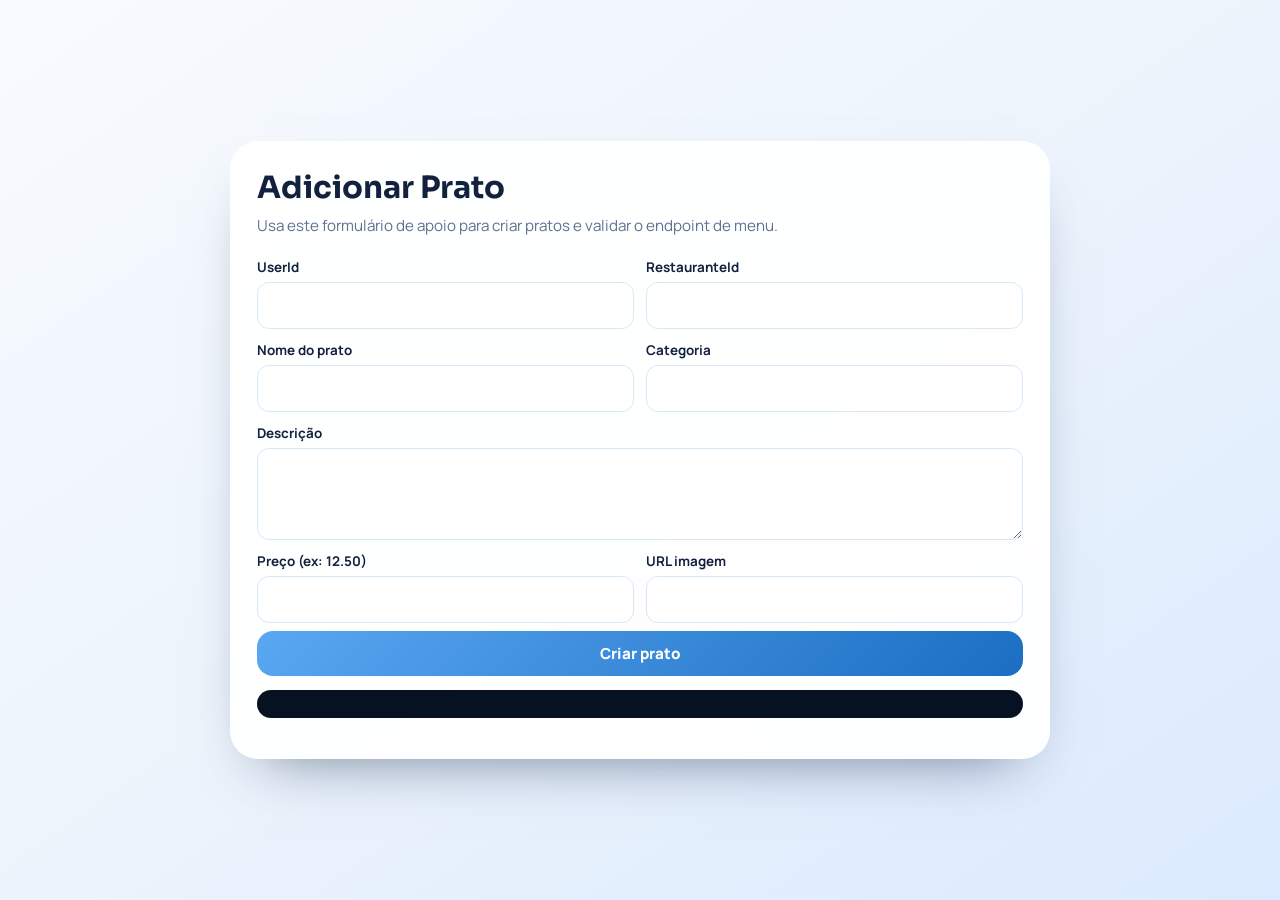
<file: bitefinder-api/add_menu.html>
<!DOCTYPE html>
<html lang="pt">
<head>
  <meta charset="UTF-8" />
  <meta name="viewport" content="width=device-width, initial-scale=1.0" />
  <title>Adicionar Menu (Prato)</title>
  <link rel="preconnect" href="https://fonts.googleapis.com" />
  <link rel="preconnect" href="https://fonts.gstatic.com" crossorigin />
  <link href="https://fonts.googleapis.com/css2?family=Manrope:wght@400;500;600;700;800&family=Sora:wght@600;700;800&display=swap" rel="stylesheet" />
  <style>
    :root {
      --brand: #103E7D;
      --accent: #1B6EC2;
      --accent-bright: #5AA7F2;
      --bg: #edf4fc;
      --surface: #ffffff;
      --border: #d6e8f8;
      --text: #12213d;
      --text-soft: #5f7190;
      --shadow: 0 28px 58px -34px rgb(13 32 66 / 0.62);
      --ease: cubic-bezier(.2,.8,.2,1);
    }

    * { box-sizing: border-box; }
    body {
      margin: 0;
      min-height: 100vh;
      display: grid;
      place-items: center;
      font-family: 'Manrope', 'Segoe UI', sans-serif;
      background: linear-gradient(145deg, #f8fbff 0%, #edf4fc 48%, #dbeafe 100%);
      color: var(--text);
      padding: 18px;
    }

    .shell {
      width: min(100%, 820px);
      background: rgba(255, 255, 255, 0.93);
      border: 1px solid rgba(255, 255, 255, 0.75);
      border-radius: 28px;
      box-shadow: var(--shadow);
      padding: 26px;
      backdrop-filter: blur(10px);
    }

    h1 {
      font-family: 'Sora', 'Manrope', sans-serif;
      margin: 0 0 8px;
      font-size: clamp(1.5rem, 2.4vw, 2rem);
      letter-spacing: 0;
    }

    .intro {
      margin: 0 0 22px;
      color: var(--text-soft);
      font-size: 0.95rem;
    }

    .grid {
      display: grid;
      grid-template-columns: 1fr;
      gap: 12px;
    }

    @media (min-width: 680px) {
      .grid.two-cols {
        grid-template-columns: 1fr 1fr;
      }
    }

    label {
      display: block;
      margin: 0 0 6px;
      font-weight: 700;
      font-size: 0.84rem;
    }

    input, button, textarea {
      width: 100%;
      border: 1px solid var(--border);
      border-radius: 12px;
      padding: 12px 13px;
      font-size: 0.95rem;
      font-family: inherit;
      transition: border-color .2s, box-shadow .2s;
      margin: 0;
    }

    input:focus,
    textarea:focus {
      outline: none;
      border-color: var(--accent);
      box-shadow: 0 0 0 3px rgba(37, 99, 235, 0.25);
    }

    textarea {
      min-height: 92px;
      resize: vertical;
    }

    button {
      border: none;
      margin-top: 8px;
      border-radius: 16px;
      background: linear-gradient(135deg, var(--accent-bright), var(--accent));
      color: #fff;
      font-weight: 800;
      cursor: pointer;
      transition: transform .18s var(--ease), box-shadow .18s var(--ease);
      box-shadow: 0 20px 34px -24px rgba(27, 110, 194, 0.85);
    }

    button:hover {
      transform: translateY(-1px);
      box-shadow: 0 24px 42px -24px rgba(27, 110, 194, 0.95);
    }

    .field {
      display: flex;
      flex-direction: column;
      gap: 0;
    }

    pre {
      margin-top: 14px;
      background: #061121;
      color: #dbeafe;
      border-radius: 14px;
      padding: 14px;
      font-size: 0.82rem;
      max-height: 300px;
      overflow: auto;
    }
  </style>
</head>
<body>
  <section class="shell">
    <h1>Adicionar Prato</h1>
    <p class="intro">Usa este formulário de apoio para criar pratos e validar o endpoint de menu.</p>

    <form id="menuForm">
      <div class="grid two-cols">
        <div class="field">
          <label>UserId</label>
          <input type="number" name="userId" min="1" required />
        </div>
        <div class="field">
          <label>RestauranteId</label>
          <input type="number" name="restauranteId" min="1" required />
        </div>
      </div>

      <div class="grid two-cols" style="margin-top:12px;">
        <div class="field">
          <label>Nome do prato</label>
          <input type="text" name="nome" required />
        </div>
        <div class="field">
          <label>Categoria</label>
          <input type="text" name="categoria" />
        </div>
      </div>

      <div class="field" style="margin-top:12px;">
        <label>Descrição</label>
        <textarea name="descricao" rows="3"></textarea>
      </div>

      <div class="grid two-cols" style="margin-top:12px;">
        <div class="field">
          <label>Preço (ex: 12.50)</label>
          <input type="number" step="0.01" name="preco" />
        </div>
        <div class="field">
          <label>URL imagem</label>
          <input type="url" name="imagemUrl" />
        </div>
      </div>

      <button type="submit">Criar prato</button>
    </form>

    <pre id="resultado"></pre>
  </section>

  <script>
    document.getElementById('menuForm').addEventListener('submit', async e => {
      e.preventDefault();
      const form = new FormData(e.target);

      const payload = {
        userId: Number(form.get('userId')),
        restauranteId: Number(form.get('restauranteId')),
        nome: String(form.get('nome')).trim(),
        categoria: String(form.get('categoria') || '').trim(),
        descricao: String(form.get('descricao') || '').trim(),
        preco: form.get('preco') ? Number(form.get('preco')) : null,
        imagemUrl: String(form.get('imagemUrl') || '').trim()
      };

      const res = await fetch('api/pratos/create.php', {
        method: 'POST',
        headers: {'Content-Type': 'application/json'},
        body: JSON.stringify(payload)
      });

      const json = await res.json();
      document.getElementById('resultado').textContent = JSON.stringify(json, null, 2);
    });
  </script>
</body>
</html>
</file>
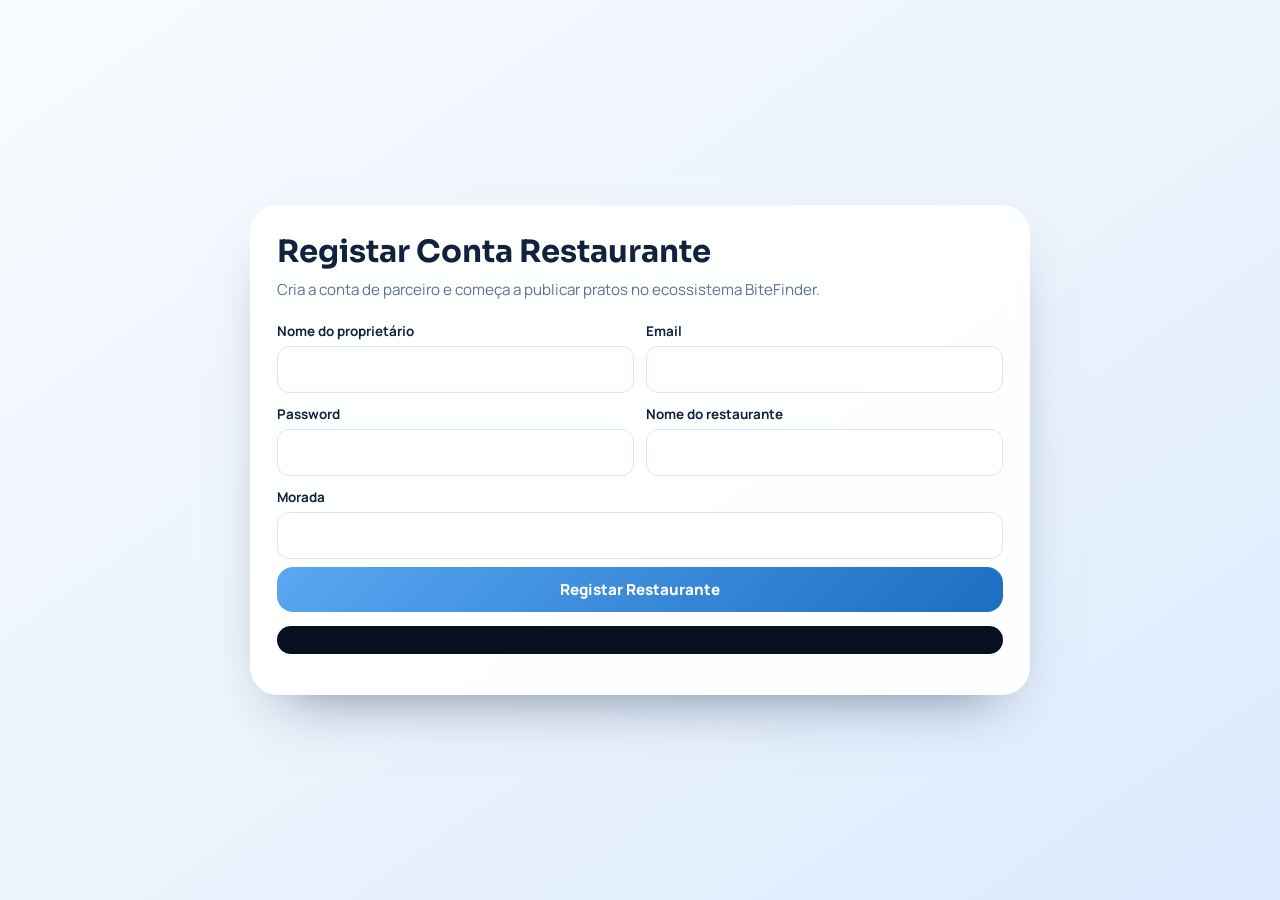
<file: bitefinder-api/auth_register_restaurante.html>
<!DOCTYPE html>
<html lang="pt">
<head>
  <meta charset="UTF-8" />
  <meta name="viewport" content="width=device-width, initial-scale=1.0" />
  <title>Registar Restaurante</title>
  <link rel="preconnect" href="https://fonts.googleapis.com" />
  <link rel="preconnect" href="https://fonts.gstatic.com" crossorigin />
  <link href="https://fonts.googleapis.com/css2?family=Manrope:wght@400;500;600;700;800&family=Sora:wght@600;700;800&display=swap" rel="stylesheet" />
  <style>
    :root {
      --brand: #103E7D;
      --accent: #1B6EC2;
      --accent-bright: #5AA7F2;
      --bg: #edf4fc;
      --surface: #ffffff;
      --border: #d6e8f8;
      --text: #12213d;
      --text-soft: #5f7190;
      --shadow: 0 28px 58px -34px rgb(13 32 66 / 0.62);
      --ease: cubic-bezier(.2,.8,.2,1);
    }

    * { box-sizing: border-box; }
    body {
      margin: 0;
      min-height: 100vh;
      display: grid;
      place-items: center;
      font-family: 'Manrope', 'Segoe UI', sans-serif;
      background: linear-gradient(145deg, #f8fbff 0%, #edf4fc 48%, #dbeafe 100%);
      color: var(--text);
      padding: 18px;
    }

    .shell {
      width: min(100%, 780px);
      background: rgba(255, 255, 255, 0.93);
      border: 1px solid rgba(255, 255, 255, 0.75);
      border-radius: 28px;
      box-shadow: var(--shadow);
      padding: 26px;
      backdrop-filter: blur(10px);
    }

    h1 {
      font-family: 'Sora', 'Manrope', sans-serif;
      margin: 0 0 8px;
      font-size: clamp(1.5rem, 2.4vw, 2rem);
      letter-spacing: 0;
    }

    .intro {
      margin: 0 0 22px;
      color: var(--text-soft);
      font-size: 0.95rem;
    }

    .grid {
      display: grid;
      grid-template-columns: 1fr;
      gap: 12px;
    }

    @media (min-width: 680px) {
      .grid.two-cols {
        grid-template-columns: 1fr 1fr;
      }
    }

    label {
      display: block;
      margin: 0 0 6px;
      font-weight: 700;
      font-size: 0.84rem;
    }

    input, button, textarea {
      width: 100%;
      border: 1px solid var(--border);
      border-radius: 12px;
      padding: 12px 13px;
      font-size: 0.95rem;
      font-family: inherit;
      transition: border-color .2s, box-shadow .2s;
      margin: 0;
    }

    input:focus,
    textarea:focus {
      outline: none;
      border-color: var(--accent);
      box-shadow: 0 0 0 3px rgba(37, 99, 235, 0.25);
    }

    button {
      border: none;
      margin-top: 8px;
      border-radius: 16px;
      background: linear-gradient(135deg, var(--accent-bright), var(--accent));
      color: #fff;
      font-weight: 800;
      cursor: pointer;
      transition: transform .18s var(--ease), box-shadow .18s var(--ease);
      box-shadow: 0 20px 34px -24px rgba(27, 110, 194, 0.85);
    }

    button:hover {
      transform: translateY(-1px);
      box-shadow: 0 24px 42px -24px rgba(27, 110, 194, 0.95);
    }

    .field {
      display: flex;
      flex-direction: column;
      gap: 0;
    }

    pre {
      margin-top: 14px;
      background: #061121;
      color: #dbeafe;
      border-radius: 14px;
      padding: 14px;
      font-size: 0.82rem;
      max-height: 300px;
      overflow: auto;
    }
  </style>
</head>
<body>
  <section class="shell">
    <h1>Registar Conta Restaurante</h1>
    <p class="intro">Cria a conta de parceiro e começa a publicar pratos no ecossistema BiteFinder.</p>

    <form id="registerForm">
      <div class="grid two-cols">
        <div class="field">
          <label>Nome do proprietário</label>
          <input type="text" name="name" required />
        </div>
        <div class="field">
          <label>Email</label>
          <input type="email" name="email" required />
        </div>
      </div>

      <div class="grid two-cols" style="margin-top:12px;">
        <div class="field">
          <label>Password</label>
          <input type="password" name="password" required />
        </div>
        <div class="field">
          <label>Nome do restaurante</label>
          <input type="text" name="restauranteNome" required />
        </div>
      </div>

      <div class="field" style="margin-top:12px;">
        <label>Morada</label>
        <input type="text" name="restauranteMorada" />
      </div>

      <button type="submit">Registar Restaurante</button>
    </form>

    <pre id="resultado"></pre>
  </section>

  <script>
    document.getElementById('registerForm').addEventListener('submit', async event => {
      event.preventDefault();
      const f = event.target;
      const data = new URLSearchParams(new FormData(f));

      const resp = await fetch('api/auth/register_restaurante.php', {
        method: 'POST',
        body: data
      });
      const json = await resp.json();
      document.getElementById('resultado').textContent = JSON.stringify(json, null, 2);
    });
  </script>
</body>
</html>
</file>
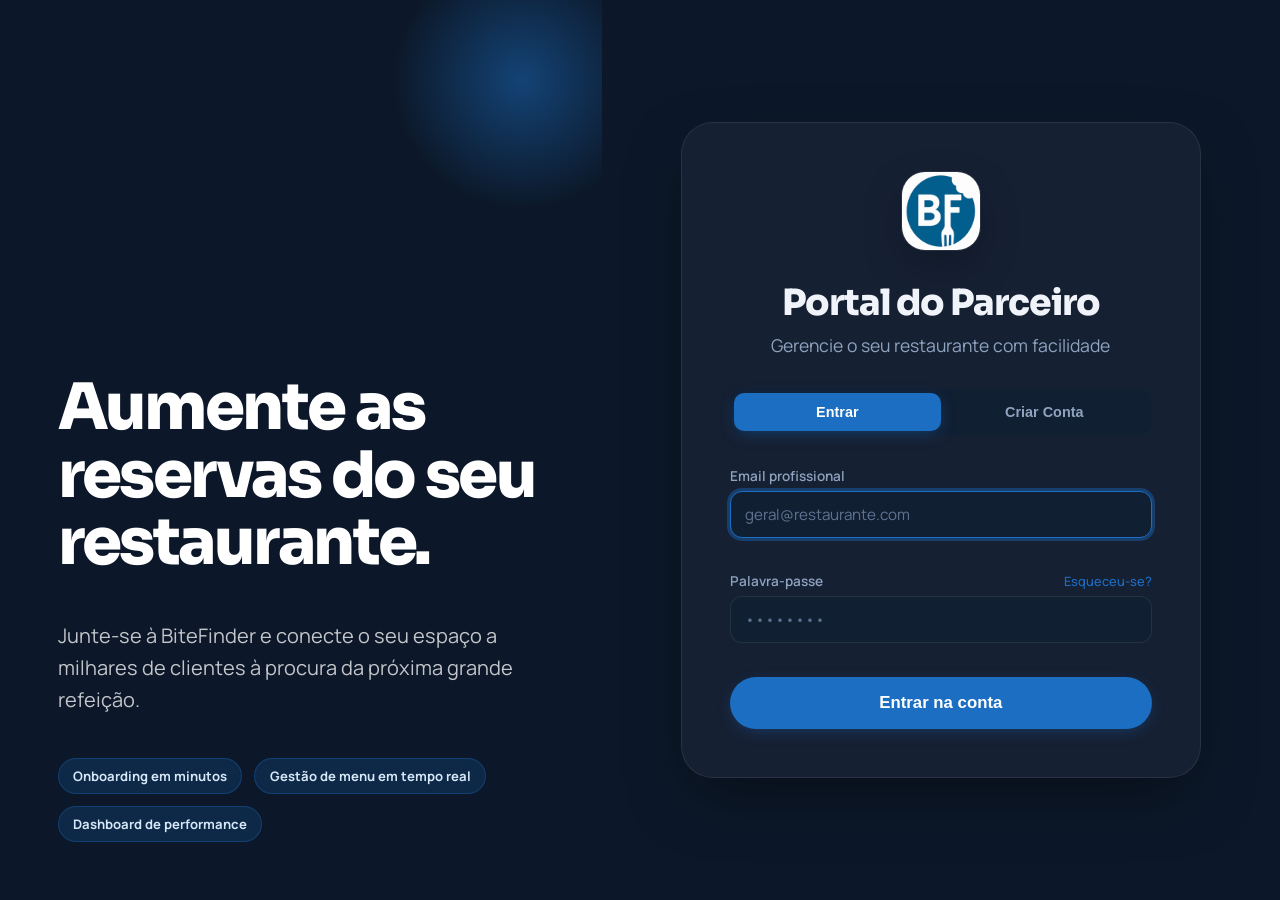
<file: bitefinder-api/index_backup.html>
﻿<!DOCTYPE html>
<html lang="pt-BR">
<head>
  <meta charset="UTF-8" />
  <meta name="viewport" content="width=device-width, initial-scale=1.0" />
  <title>BiteFinder Restaurante</title>
  <link rel="preconnect" href="https://fonts.googleapis.com" />
  <link rel="preconnect" href="https://fonts.gstatic.com" crossorigin />
  <link href="https://fonts.googleapis.com/css2?family=Manrope:wght@400;500;600;700;800&family=Sora:wght@500;600;700;800&display=swap" rel="stylesheet" />
  <style>
    :root {
      --brand: #1B6EC2;
      --brand-hover: #1453A0;
      --accent: #1B6EC2;
      --accent-hover: #1453A0;
      --accent-soft: rgba(27,110,194,0.15);
      --bg: #0C1829;
      --bg-elevated: #111F33;
      --surface: #162033;
      --surface-light: #1A2740;
      --border: rgba(255,255,255,0.08);
      --text: #F0F4FA;
      --text-soft: #8FA3BF;
      --success: #34C67A;
      --error: #E85C5C;
      --yellow: #FFC107;
      --radius: 24px;
      --shadow-sm: 0 4px 12px 0 rgba(0,0,0,0.25);
      --shadow: 0 16px 48px -12px rgba(0,0,0,0.4);
      --shadow-lg: 0 24px 64px -16px rgba(0,0,0,0.5);
      --ring: rgba(27,110,194,0.4);
      font-family: 'Manrope', 'Segoe UI', sans-serif;
    }

    * { box-sizing: border-box; }
    body {
      margin: 0;
      min-height: 100vh;
      background: var(--bg);
      color: var(--text);
    }

    h1, h2, h3, h4 {
      font-family: 'Sora', 'Manrope', sans-serif;
      letter-spacing: -0.02em;
    }
    
    .hidden { display: none !important; }
    
    /* ---- AUTH LAYOUT (SPLIT SCREEN) ---- */
    .auth-layout { display: flex; min-height: 100vh; position: relative; }
    
    .auth-banner {
      display: none;
      width: 47%;
      background: linear-gradient(165deg, rgba(12, 24, 41, 0.5), rgba(12, 24, 41, 0.92)), url('https://images.unsplash.com/photo-1555396273-367ea4eb4db5?ixlib=rb-4.0.3&auto=format&fit=crop&w=1920&q=80') center/cover;
      color: white;
      padding: 3.6rem;
      flex-direction: column;
      justify-content: flex-end;
      position: relative;
      overflow: hidden;
    }

    .auth-banner::before {
      content: '';
      position: absolute;
      width: 260px;
      height: 260px;
      border-radius: 50%;
      background: radial-gradient(circle, rgba(27,110,194,0.5) 0%, rgba(27,110,194,0) 70%);
      top: -50px;
      right: -50px;
    }
    
    @media (min-width: 1024px) {
      .auth-banner { display: flex; }
    }
    
    .auth-banner h1 {
      font-size: clamp(3rem, 5vw, 4.5rem);
      font-weight: 800;
      line-height: 1.05;
      letter-spacing: -0.04em;
      margin-bottom: 24px;
      max-width: 600px;
      position: relative;
      z-index: 1;
    }
    .auth-banner p {
      font-size: 1.25rem;
      color: rgba(255, 255, 255, 0.75);
      max-width: 500px;
      line-height: 1.6;
      position: relative;
      z-index: 1;
    }

    .auth-kpis {
      display: flex;
      flex-wrap: wrap;
      gap: 0.75rem;
      margin-top: 1.4rem;
      position: relative;
      z-index: 1;
    }

    .kpi-pill {
      background: rgba(27,110,194,0.2);
      border: 1px solid rgba(27,110,194,0.35);
      border-radius: 999px;
      padding: 0.5rem 0.9rem;
      font-size: 0.82rem;
      font-weight: 700;
      color: #D6E8F8;
      backdrop-filter: blur(4px);
    }
    
    .auth-content {
      flex: 1;
      display: flex;
      flex-direction: column;
      justify-content: center;
      padding: 2rem 1.3rem;
      background: var(--bg);
    }
    
    .auth-card {
      width: 100%;
      max-width: 520px;
      margin: 0 auto;
      background: var(--surface);
      border: 1px solid var(--border);
      border-radius: 32px;
      box-shadow: var(--shadow-lg);
      padding: 48px;
    }
    
    .auth-card.register-mode { max-width: 720px; }
    
    .auth-header { text-align: center; margin-bottom: 32px; }
    .auth-header img {
      width: 80px;
      height: 80px;
      border-radius: 24px;
      margin-bottom: 24px;
      box-shadow: var(--shadow);
      border: 1px solid var(--border);
    }
    .auth-header h2 { font-size: 2.25rem; font-weight: 800; margin: 0 0 8px; color: var(--text); letter-spacing: -0.03em; }
    .auth-header p { color: var(--text-soft); font-size: 1.1rem; margin: 0; }
    
    .auth-tabs {
      display: flex;
      background: var(--bg-elevated);
      padding: 4px;
      border-radius: 12px;
      margin-bottom: 2rem;
    }
    .auth-tabs button {
      flex: 1;
      padding: 11px;
      border: none;
      background: transparent;
      border-radius: 10px;
      font-weight: 700;
      font-size: 0.9rem;
      color: var(--text-soft);
      cursor: pointer;
      transition: all 0.2s ease;
    }
    .auth-tabs button.active {
      background: var(--accent);
      color: #fff;
      box-shadow: 0 4px 16px -4px rgba(27,110,194,0.5);
    }
    
    /* ---- DASHBOARD LAYOUT ---- */
    .dashboard-layout { min-height: 100vh; display: flex; flex-direction: column; background: var(--bg); }
    
    .dash-nav {
      background: rgba(17, 31, 51, 0.92);
      border-bottom: 1px solid var(--border);
      padding: 0 1.6rem;
      display: flex;
      justify-content: space-between;
      align-items: center;
      height: 74px;
      position: sticky;
      top: 0;
      z-index: 100;
      backdrop-filter: blur(16px);
    }
    
    .dash-brand { display: flex; align-items: center; gap: 12px; font-weight: 700; font-size: 1.05rem; color: var(--text); }
    .dash-brand img {
      width: 38px;
      height: 38px;
      border-radius: 10px;
      border: 1px solid var(--border);
    }
    
    .dash-menu { display: flex; gap: 4px; height: 100%; align-items: center; }
    .dash-menu button {
      background: transparent;
      border: none;
      font-size: 0.92rem;
      font-weight: 700;
      color: var(--text-soft);
      padding: 9px 15px;
      border-radius: 9px;
      cursor: pointer;
      transition: all 0.2s;
    }
    .dash-menu button:hover { background: rgba(27,110,194,0.12); color: var(--text); }
    .dash-menu button.active { background: var(--accent-soft); color: var(--accent); }
    
    .dash-logout {
      font-size: 0.9rem;
      color: #E85C5C;
      background: rgba(232,92,92,0.12);
      border: 1px solid rgba(232,92,92,0.2);
      cursor: pointer;
      font-weight: 700;
      border-radius: 999px;
      padding: 10px 14px;
      transition: all 0.2s ease;
    }
    .dash-logout:hover { background: rgba(232,92,92,0.2); transform: translateY(-1px); }
    
    .dash-content { max-width: 1220px; margin: 0 auto; padding: 2rem 1.2rem 2.5rem; width: 100%; flex: 1; }
    
    /* ---- COMMON COMPONENTS ---- */
    .panel { display: none; animation: fadeIn 0.3s ease; }
    .panel.active { display: block; }
    @keyframes fadeIn { from { opacity: 0; transform: translateY(10px); } to { opacity: 1; transform: translateY(0); } }
    
    .card {
      background: var(--surface);
      border: 1px solid var(--border);
      border-radius: 24px;
      padding: 32px;
      box-shadow: var(--shadow);
      margin-bottom: 24px;
      transition: transform 0.2s cubic-bezier(0.16, 1, 0.3, 1), box-shadow 0.2s;
    }
    
    .card:hover {
        transform: translateY(-2px);
        box-shadow: var(--shadow-lg);
    }
    
    .form-grid { display: grid; gap: 1rem; grid-template-columns: 1fr; }
    @media (min-width: 640px) { .form-grid.two-cols { grid-template-columns: 1fr 1fr; } }
    
    .form-row { display: flex; flex-direction: column; gap: 6px; margin-bottom: 1rem; }
    .form-row label { font-size: 0.85rem; font-weight: 600; color: var(--text-soft); }
    .form-row input, .form-row select, .form-row textarea { 
      border: 1px solid var(--border);
      border-radius: 12px;
      background: var(--bg-elevated);
      color: var(--text);
      padding: 12px 14px;
      font-size: 0.95rem;
      font-family: inherit;
      transition: all .2s ease;
    }
    .form-row input::placeholder, .form-row textarea::placeholder { color: #5f7390; }
    .form-row input:focus, .form-row select:focus, .form-row textarea:focus { 
      outline: none; border-color: var(--accent); box-shadow: 0 0 0 3px var(--ring); 
    }
    .form-row textarea { min-height: 74px; resize: vertical; }
    
    .field-error { color: var(--error); font-size: 0.8rem; margin-top: -6px; min-height: 1.1rem; }
    
    .button-cta { 
      width: 100%;
      border: none;
      border-radius: 999px;
      padding: 16px 24px;
      font-size: 1.05rem;
      font-weight: 800;
      color: white;
      background: var(--brand);
      cursor: pointer;
      transition: all 0.2s cubic-bezier(0.16, 1, 0.3, 1);
      display: flex; justify-content: center; align-items: center; gap: 12px;
      box-shadow: 0 4px 16px -4px rgba(27,110,194,0.4);
    }
    .button-cta:hover { transform: scale(1.01); box-shadow: 0 8px 24px -4px rgba(27,110,194,0.5); background: var(--brand-hover); }
    .button-cta.secondary { background: var(--accent); color: white; }
    .button-cta.secondary:hover { background: var(--accent-hover); }
    .button-cta.danger { background: var(--error); color: white; }
    .button-cta.small {
      width: auto;
      padding: 10px 16px;
      font-size: 0.95rem;
    }
    
    .page-header { margin-bottom: 40px; }
    .page-header h2 { font-size: 2.5rem; font-weight: 800; color: var(--text); margin: 0 0 12px; letter-spacing: -0.03em; }
    .page-header p { color: var(--text-soft); font-size: 1.15rem; margin: 0; }

    .section-eyebrow {
      display: inline-flex;
      align-items: center;
      gap: 6px;
      border-radius: 999px;
      background: var(--accent-soft);
      color: var(--accent);
      font-weight: 700;
      font-size: 0.74rem;
      letter-spacing: 0.07em;
      text-transform: uppercase;
      padding: 6px 10px;
      margin-bottom: 0.85rem;
    }
    
    .grid-menu { display: grid; gap: 12px; grid-template-columns: repeat(auto-fit,minmax(230px,1fr)); }
    .data-card { 
      border: 1px solid var(--border);
      border-radius: 18px;
      background: var(--surface-light);
      padding: 18px;
      transition: box-shadow 0.2s, transform 0.2s;
      box-shadow: var(--shadow-sm);
    }
    .data-card:hover { box-shadow: var(--shadow); transform: translateY(-2px); }
    .data-card h4 { margin: 0 0 4px; font-size: 1.1rem; color: var(--text); }
    .data-card small { color: var(--accent); font-weight: 600; font-size: 0.8rem; text-transform: uppercase; letter-spacing: 0.5px;}
    .data-card p { margin: 8px 0 0; color: var(--text-soft); font-size: 0.9rem; line-height: 1.4; }
    .data-card .price {
      margin-top: 12px;
      font-size: 1.02rem;
      font-weight: 800;
      color: var(--accent);
      background: var(--accent-soft);
      border-radius: 999px;
      padding: 6px 10px;
      line-height: 1;
    }
    .data-card .form-row label { color: var(--text-soft); }
    .data-card .form-row input, .data-card .form-row textarea { background: var(--bg-elevated); color: var(--text); border-color: var(--border); }
    
    .metric-value { font-size: 2rem; font-weight: 800; margin: 0; color: var(--text); }
    .metric-label { color: var(--text-soft); margin: 4px 0 0; font-size: 0.9rem; font-weight: 500; }
    
    .toast {
      position: fixed;
      right: 18px;
      bottom: 18px;
      z-index: 9999;
      background: var(--surface-light);
      color: #fff;
      padding: 12px 18px;
      border-radius: 10px;
      box-shadow: var(--shadow-lg);
      opacity: 0;
      transform: translateY(12px);
      transition: 0.3s cubic-bezier(0.4, 0, 0.2, 1);
      font-weight: 700;
      display: flex;
      align-items: center;
      gap: 8px;
      max-width: min(90vw, 420px);
    }
    .toast.show { opacity: 1; transform: translateY(0); }
    
    .empty-state { text-align: center; padding: 3rem 1rem; border: 1px dashed var(--border); border-radius: var(--radius); color: var(--text-soft); }

    @media (max-width: 1023px) {
      .auth-content { padding: 1.1rem; }
      .auth-card { border-radius: 22px; }
      .dash-nav { height: auto; min-height: 70px; flex-wrap: wrap; gap: 0.6rem; padding: 0.8rem 1rem; }
      .dash-content { padding: 1.2rem 0.9rem 2rem; }
    }
  </style>
</head>
<body>

  <!-- ================= LAYOUT DE AUTENTICAÇÃO ================= -->
  <div id="authLayout" class="auth-layout">
    <div class="auth-banner">
      <h1>Aumente as reservas do seu restaurante.</h1>
      <p>Junte-se à BiteFinder e conecte o seu espaço a milhares de clientes à procura da próxima grande refeição.</p>
      <div class="auth-kpis">
        <span class="kpi-pill">Onboarding em minutos</span>
        <span class="kpi-pill">Gestão de menu em tempo real</span>
        <span class="kpi-pill">Dashboard de performance</span>
      </div>
    </div>
    
    <div class="auth-content">
      <div id="authCard" class="auth-card">
        <div class="auth-header">
          <img src="assets/logo-bf.png" alt="BiteFinder" />
          <h2>Portal do Parceiro</h2>
          <p>Gerencie o seu restaurante com facilidade</p>
        </div>
        
        <div class="auth-tabs">
          <button id="tabLogin" class="active" type="button">Entrar</button>
          <button id="tabRegister" type="button">Criar Conta</button>
        </div>
        
        <!-- PAINEL LOGIN -->
        <section id="panelLogin" class="panel active">
          <form id="formLogin" autocomplete="off" novalidate>
            <div class="form-row">
              <label>Email profissional</label>
              <input id="loginEmail" type="email" name="email" required placeholder="geral@restaurante.com" />
              <div class="field-error" id="loginEmailError"></div>
            </div>
            <div class="form-row">
              <div style="display:flex; justify-content:space-between; align-items:center;">
                <label>Palavra-passe</label>
                <a href="#" id="forgotPassword" style="font-size:0.8rem; color:var(--accent); text-decoration:none; font-weight:500;">Esqueceu-se?</a>
              </div>
              <input id="loginPassword" type="password" name="password" required placeholder="••••••••" />
              <div class="field-error" id="loginPasswordError"></div>
            </div>
            <button class="button-cta" type="submit" style="margin-top: 8px;">Entrar na conta</button>
          </form>
        </section>
        
        <!-- PAINEL REGISTRO -->
        <section id="panelRegister" class="panel">
          <form id="formRegister" autocomplete="off" novalidate>
            <div class="form-grid two-cols">
              <div class="form-row">
                <label>Nome do Proprietário</label>
                <input type="text" name="name" required placeholder="Ex: João Silva" />
              </div>
              <div class="form-row">
                <label>Nome do Restaurante</label>
                <input type="text" name="restauranteNome" required placeholder="Ex: Tasca do Zé" />
              </div>
            </div>
            <div class="form-row">
              <label>Morada Completa</label>
              <input type="text" name="restauranteMorada" required placeholder="Rua Augusta 123, Lisboa" />
            </div>
            <div class="form-grid two-cols">
              <div class="form-row">
                <label>NIF (Número de Identificação)</label>
                <input type="text" name="restaurantCode" required placeholder="123456789" />
              </div>
              <div class="form-row">
                <label>Telemóvel / Telefone</label>
                <input type="tel" name="phone" placeholder="+351 900 000 000" />
              </div>
            </div>
            <hr style="border:0; border-top:1px solid var(--border); margin: 1rem 0;" />
            <div class="form-row">
              <label>Email de Acesso</label>
              <input type="email" name="email" required placeholder="geral@restaurante.com" />
            </div>
            <div class="form-row">
              <label>Palavra-passe Segura</label>
              <input type="password" name="password" required placeholder="Mínimo de 8 caracteres" />
            </div>
            <button class="button-cta" type="submit" style="margin-top: 12px;">Criar Conta de Parceiro</button>
          </form>
        </section>
        
      </div>
    </div>
  </div>

  <!-- ================= LAYOUT DO DASHBOARD ================= -->
  <div id="dashboardLayout" class="dashboard-layout hidden">
    <nav class="dash-nav">
      <div class="dash-brand">
        <img src="assets/logo-bf.png" alt="BiteFinder" />
        <span id="navRestaurantName">BiteFinder</span>
      </div>
      <div class="dash-menu">
        <button id="tabMenu" type="button" class="active">Menu & Pratos</button>
          <!-- <button id="tabSales" type="button">Vendas & Relatórios</button> -->
      </div>
      <button id="btnSair" class="dash-logout">Terminar Sessão</button>
    </nav>
    
    <main class="dash-content">
      
      <!-- PAINEL GESTÃO DE MENU -->
      <section id="panelMenu" class="panel active">
        <div class="page-header">
          <span class="section-eyebrow">Portal Profissional</span>
          <h2>Gestão do Cardápio</h2>
          <p>Adicione, edite ou remova os pratos disponíveis no seu restaurante.</p>
        </div>
        
        <div class="form-grid two-cols" style="align-items: start;">
          <!-- Formulário de Prato -->
          <div class="card">
            <h3 style="margin: 0 0 1rem; font-size: 1.1rem; color: var(--text);">Adicionar Novo Prato</h3>
            <p style="margin: 0 0 1rem; color: var(--text-soft); font-size: 0.9rem;">Publique pratos com foto, descrição e preço para aparecer com destaque na pesquisa.</p>
            <form id="menuForm" autocomplete="off" novalidate>
              <div class="form-row">
                <label>Nome do Prato</label>
                <input name="nome" required placeholder="Ex: Risoto de Camarão" />
              </div>
              <div class="form-grid two-cols" style="gap: 1rem; margin-bottom:0;">
                <div class="form-row">
                  <label>Categoria</label>
                  <input name="categoria" required placeholder="Ex: Massas" />
                </div>
                <div class="form-row">
                  <label>Preço (€)</label>
                  <input type="number" step="0.01" name="preco" required placeholder="14.90" />
                </div>
              </div>
              <div class="form-row">
                <label>Descrição</label>
                <textarea name="descricao" placeholder="Descreva os ingredientes e detalhes do prato..."></textarea>
              </div>
              <div class="form-row">
                <label>URL da Imagem</label>
                <input name="imagemUrl" placeholder="https://exemplo.com/imagem.jpg" />
              </div>
              <button class="button-cta secondary" type="submit">Adicionar ao Cardápio</button>
            </form>
          </div>
          
          <!-- Lista de Pratos -->
          <div>
            <div id="menuList" class="grid-menu" style="grid-template-columns: 1fr;">
              <div class="empty-state">A carregar pratos...</div>
            </div>
          </div>
        </div>
      </section>

      <!-- PAINEL VENDAS E RELATÓRIOS -->
    </main>
  </div>

  <div id="toast" class="toast" aria-live="polite"></div>

  <script>
    // Persistência de sessão (token e user) no localStorage
    const state = {
      token: localStorage.getItem('jwtToken') || null,
      user: null,
      restauranteId: null
    };
    try {
      const userStr = localStorage.getItem('jwtUser');
      if (userStr) state.user = JSON.parse(userStr);
      if (state.user && state.user.restauranteId)
        state.restauranteId = state.user.restauranteId;
      else if (state.user && state.user.restaurantes?.length)
        state.restauranteId = state.user.restaurantes[0];
    } catch {}

    // DOM Elements - Navigation
    const tabLogin = document.getElementById('tabLogin');
    const tabRegister = document.getElementById('tabRegister');
    const tabMenu = document.getElementById('tabMenu');
    
    // DOM Elements - Panels
    const panelLogin = document.getElementById('panelLogin');
    const panelRegister = document.getElementById('panelRegister');
    const panelMenu = document.getElementById('panelMenu');
    
    // DOM Elements - Layouts
    const authLayout = document.getElementById('authLayout');
    const authCard = document.getElementById('authCard');
    const dashboardLayout = document.getElementById('dashboardLayout');
    const navRestaurantName = document.getElementById('navRestaurantName');
    
    const toast = document.getElementById('toast');

    // Toast Notification
    function showToast(msg, error = false) {
      toast.innerHTML = error
        ? `<svg xmlns="http://www.w3.org/2000/svg" width="16" height="16" viewBox="0 0 24 24" fill="currentColor" style="vertical-align:-3px;margin-right:6px"><path d="M1 21h22L12 2 1 21zm12-3h-2v-2h2v2zm0-4h-2v-4h2v4z"/></svg>${msg}`
        : `<svg xmlns="http://www.w3.org/2000/svg" width="16" height="16" viewBox="0 0 24 24" fill="currentColor" style="vertical-align:-3px;margin-right:6px"><path d="M9 16.17L4.83 12l-1.42 1.41L9 19 21 7l-1.41-1.41z"/></svg>${msg}`;
      toast.style.background = error ? 'var(--error)' : 'var(--success)';
      toast.classList.add('show');
      setTimeout(() => toast.classList.remove('show'), 3500);
    }

    // Toggle App State (Logged in vs Logged out)
    function setTabVisibility(isLoggedIn) {
      if (isLoggedIn) {
        authLayout.classList.add('hidden');
        dashboardLayout.classList.remove('hidden');
        switchTab('menu');
        // Salvar sessão
        localStorage.setItem('jwtToken', state.token || '');
        localStorage.setItem('jwtUser', JSON.stringify(state.user || {}));
      } else {
        authLayout.classList.remove('hidden');
        dashboardLayout.classList.add('hidden');
        switchTab('login');
        state.token = null;
        state.user = null;
        state.restauranteId = null;
        localStorage.removeItem('jwtToken');
        localStorage.removeItem('jwtUser');
      }
    }

    // Tab Switching Logic
    function switchTab(panel) {
      // Remove active states
      [tabLogin, tabRegister, tabMenu].forEach((btn) => btn.classList.remove('active'));
      [panelLogin, panelRegister, panelMenu].forEach((p) => p.classList.remove('active'));

      if (panel === 'login') { 
        tabLogin.classList.add('active'); panelLogin.classList.add('active'); 
        authCard.classList.remove('register-mode');
      }
      if (panel === 'register') { 
        tabRegister.classList.add('active'); panelRegister.classList.add('active'); 
        authCard.classList.add('register-mode'); // Alarga o card para o formulário grid
      }
      if (panel === 'menu' && state.token) { 
        tabMenu.classList.add('active'); panelMenu.classList.add('active'); 
      }
    }

    // Event Listeners for Tabs
    tabLogin.onclick = () => { switchTab('login'); loginEmail.focus(); };
    tabRegister.onclick = () => switchTab('register');
    tabMenu.onclick = () => switchTab('menu');
    
    document.getElementById('btnSair').onclick = () => setTabVisibility(false);

    // Initialize View
    setTabVisibility(false);
    window.setTimeout(() => loginEmail.focus(), 100);

    // Helper: API Fetcher
    async function apiRequest(url, method = 'GET', body = null) {
      try {
        const headers = {};
        if (body && !(body instanceof FormData)) {
          headers['Content-Type'] = 'application/json';
          body = JSON.stringify(body);
        }
        if (state.token) {
          headers['Authorization'] = 'Bearer ' + state.token;
        }
        const response = await fetch(url, { method, headers, body });
        const data = await response.json();
        if (!response.ok || data.ok === false) {
          return { ok: false, error: data.error || data.message || 'Erro na API' };
        }
        return data;
      } catch (err) {
        return { ok: false, error: err.message || 'Erro de rede' };
      }
    }

    // Form Validations
    function isValidEmail(value) {
      return /^[^\s@]+@[^\s@]+\.[^\s@]+$/.test(value);
    }

    function passwordStrength(value) {
      if (value.length < 8) return 'Muito fraca';
      if (/^(?=.*[A-Z])(?=.*[a-z])(?=.*\d).+$/.test(value)) return 'Forte';
      if (/^(?=.*[a-z])(?=.*\d).+$/.test(value)) return 'Média';
      return 'Fraca';
    }

    const loginEmail = document.getElementById('loginEmail');
    const loginPassword = document.getElementById('loginPassword');
    const loginEmailError = document.getElementById('loginEmailError');
    const loginPasswordError = document.getElementById('loginPasswordError');

    loginEmail.addEventListener('input', () => {
      if (!loginEmail.value.trim()) {
        loginEmailError.textContent = 'O email é obrigatório';
      } else if (!isValidEmail(loginEmail.value.trim())) {
        loginEmailError.textContent = 'Formato de email inválido';
      } else {
        loginEmailError.textContent = '';
      }
    });

    loginPassword.addEventListener('input', () => {
      if (!loginPassword.value) {
        loginPasswordError.textContent = 'A palavra-passe é obrigatória';
      } else {
        loginPasswordError.textContent = '';
      }
    });

    // Handle Login
    document.getElementById('formLogin').onsubmit = async (event) => {
      event.preventDefault();
      const form = event.target;
      const email = form.email.value.trim();
      const password = form.password.value;

      if (!email || !password) { showToast('Preencha os campos de acesso', true); return; }
      if (!isValidEmail(email)) { showToast('Email inválido', true); return; }

      const result = await apiRequest('api/auth/login_jwt.php', 'POST', { email, password });
      if (!result.ok) { showToast(result.error, true); return; }

      state.token = result.token;
      state.user = result.user;
      state.restauranteId = result.user.restauranteId || (result.user.restaurantes?.length ? result.user.restaurantes[0] : null);
      // Salvar sessão
      localStorage.setItem('jwtToken', state.token || '');
      localStorage.setItem('jwtUser', JSON.stringify(state.user || {}));
  // Logout global: limpar localStorage
  document.getElementById('btnSair').onclick = () => setTabVisibility(false);

      navRestaurantName.textContent = result.user.nome || 'Parceiro BiteFinder';

      setTabVisibility(true);
      await refreshMenu();
      showToast(`Bem-vindo(a) de volta!`);
      form.reset();
    };

    // Forgot Password Mock
    document.getElementById('forgotPassword').onclick = () => {
      const email = loginEmail.value.trim();
      if (!email || !isValidEmail(email)) {
        showToast('Preencha um email válido no campo acima', true);
        return;
      }
      showToast('Enviamos um link de recuperação para o seu email.');
    };

    // Handle Registration
    document.getElementById('formRegister').onsubmit = async (event) => {
      event.preventDefault();
      const form = event.target;
      const name = form.name.value.trim();
      const email = form.email.value.trim();
      const password = form.password.value.trim();
      const restauranteNome = form.restauranteNome.value.trim();
      const restauranteMorada = form.restauranteMorada.value.trim();
      const restaurantCode = form.restaurantCode.value.trim();

      if (!name || !email || !password || !restauranteNome || !restauranteMorada || !restaurantCode) {
        showToast('Preencha todos os campos obrigatórios', true); return;
      }
      if (!isValidEmail(email)) { showToast('Email inválido', true); return; }
      if (password.length < 8) { showToast('A palavra-passe deve ter pelo menos 8 caracteres', true); return; }
      if (!/^(?=.*[A-Z])(?=.*[a-z])(?=.*\d).+$/.test(password)) {
        showToast('A palavra-passe deve conter maiúsculas, minúsculas e números', true); return;
      }
      if (!/^\d{8,}$/.test(restaurantCode)) {
        showToast('NIF deve conter pelo menos 8 dígitos numéricos', true); return;
      }

      const payload = {
        name,
        email,
        password,
        restauranteNome,
        restauranteMorada,
        restaurantCode
      };
      const result = await apiRequest('api/auth/register_restaurante.php', 'POST', payload);
      if (!result.ok) { showToast(result.error || result.message || 'Erro ao criar conta', true); return; }

      showToast('Conta criada com sucesso! Faça login para começar.');
      form.reset();
      switchTab('login');
      loginEmail.focus();
    };

    // Dashboard: Refresh Menu
    async function refreshMenu() {
      const menuList = document.getElementById('menuList');
      menuList.innerHTML = '<div class="empty-state">A carregar pratos...</div>';
      if (!state.restauranteId) { menuList.innerHTML = '<div class="empty-state">Ocorreu um erro de sincronização</div>'; return; }

      const res = await apiRequest(`api/pratos/list.php?restauranteId=${state.restauranteId}`, 'GET');
      if (!res.ok) { menuList.innerHTML = `<div class="empty-state" style="color:var(--error);">${res.error}</div>`; return; }

      const items = Array.isArray(res.items) ? res.items : [];
      if (!items.length) { menuList.innerHTML = '<div class="empty-state">O seu cardápio está vazio.<br>Adicione o primeiro prato ao lado.</div>'; return; }

      menuList.innerHTML = '';
      items.forEach((item) => {
        const card = document.createElement('article');
        card.className = 'data-card';
        const precoEur = new Intl.NumberFormat('pt-PT', { style: 'currency', currency: 'EUR' }).format(item.preco || 0);
        card.innerHTML = `
          <div style="display:flex; justify-content:space-between; align-items:flex-start;">
            <div>
              <small>${item.categoria || 'Sem categoria'}</small>
              <h4>${item.nome}</h4>
            </div>
            <div class="price">${precoEur}</div>
          </div>
          <p>${item.descricao || 'Nenhuma descrição fornecida.'}</p>
          <div style="display:flex; gap:0.5rem; margin-top:0.5rem;">
            <button class="button-cta small" data-edit="${item.id}">Editar</button>
          </div>
        `;
        // Evento de edição inline
        card.querySelector('[data-edit]').onclick = () => {
                  // Evento de remoção
                  // Remover prato só disponível no modo edição
          if (card.querySelector('form')) return; // já está editando
          const form = document.createElement('form');
          form.innerHTML = `
            <div class="form-row"><label>Nome</label><input name="nome" value="${item.nome}" required /></div>
            <div class="form-row"><label>Categoria</label><input name="categoria" value="${item.categoria || ''}" required /></div>
            <div class="form-row"><label>Preço (€)</label><input name="preco" type="number" step="0.01" value="${item.preco}" required /></div>
            <div class="form-row"><label>Descrição</label><textarea name="descricao">${item.descricao || ''}</textarea></div>
            <div class="form-row"><label>Imagem</label><input name="imagemUrl" value="${item.imagemUrl || ''}" /></div>
            <div style="display:flex; gap:0.5rem; margin-top:0.5rem;">
              <button type="submit" class="button-cta small">Salvar</button>
              <button type="button" class="button-cta small secondary" data-cancel>Cancelar</button>
              <button type="button" class="button-cta small danger" data-remove-edit>Remover Prato</button>
            </div>
          `;
          // Submissão do update
                    // Remover prato durante edição
                    form.querySelector('[data-remove-edit]').onclick = async () => {
                      if (!confirm('Tem certeza que deseja remover este prato?')) return;
                      const res = await apiRequest('api/pratos/delete.php', 'POST', {
                        idPrato: item.id,
                        userId: state.user?.id || 0,
                        restauranteId: state.restauranteId
                      });
                      if (!res.ok) { showToast(res.error, true); return; }
                      showToast('Prato removido!');
                      await refreshMenu();
                    };
          form.onsubmit = async (e) => {
            e.preventDefault();
            const payload = {
              idPrato: item.id, // Corrigido: usar o campo correto retornado pelo backend
              userId: state.user?.id || 0,
              restauranteId: state.restauranteId,
              nome: form.nome.value.trim(),
              categoria: form.categoria.value.trim(),
              descricao: form.descricao.value.trim(),
              preco: Number(form.preco.value),
              imagemUrl: form.imagemUrl.value.trim(),
            };
            if (!payload.nome || !payload.categoria || !payload.preco) {
              showToast('Nome, Categoria e Preço são obrigatórios', true);
              return;
            }
            const res = await apiRequest('api/pratos/update.php', 'POST', payload);
            if (!res.ok) { showToast(res.error, true); return; }
            showToast('Prato atualizado!');
            await refreshMenu();
          };
          // Cancelar edição
          form.querySelector('[data-cancel]').onclick = () => {
            refreshMenu();
          };
          card.innerHTML = '';
          card.appendChild(form);
        };
        menuList.appendChild(card);
      });
    }

    // Dashboard: Add Menu Item
    document.getElementById('menuForm').onsubmit = async (event) => {
      event.preventDefault();
      if (!state.restauranteId) { showToast('Erro de sessão', true); return; }
      const form = event.target;
      const payload = {
        userId: state.user?.id || 0,
        restauranteId: state.restauranteId,
        nome: form.nome.value.trim(),
        categoria: form.categoria.value.trim(),
        descricao: form.descricao.value.trim(),
        preco: Number(form.preco.value),
        imagemUrl: form.imagemUrl.value.trim(),
      };

      if (!payload.nome || !payload.categoria || !payload.preco) {
        showToast('Nome, Categoria e Preço são obrigatórios', true);
        return;
      }

      const res = await apiRequest('api/pratos/create.php', 'POST', payload);
      if (!res.ok) { showToast(res.error, true); return; }

      showToast('Prato adicionado ao cardápio!');
      form.reset();
      refreshMenu();
    };

    // Dashboard: Refresh Sales
    async function refreshSales() {
      if (!state.restauranteId) { return; }
      
      const summary = document.getElementById('salesSummary');
      summary.textContent = 'A carregar dados...';
      
      const dias = document.getElementById('salesRange').value;
      const res = await apiRequest(`api/sales/list.php?restauranteId=${state.restauranteId}&days=${dias}`);

      if (!res.ok) { summary.textContent = 'Erro ao carregar vendas'; showToast(res.error, true); return; }

      const salesCards = document.getElementById('salesCards');
      salesCards.innerHTML = '';
      
      const formatEur = (val) => new Intl.NumberFormat('pt-PT', { style: 'currency', currency: 'EUR' }).format(val);

      const dados = [
        { label: 'Total Faturado', value: formatEur(res.totalSales || 0) },
        { label: 'Total de Pedidos', value: res.orderCount || 0 },
        { label: 'Ticket Médio', value: formatEur(res.averageTicket || 0) },
        { label: 'Produto Estrela', value: res.topDish || 'N/A' },
      ];

      dados.forEach((item) => {
        const card = document.createElement('div');
        card.className = 'data-card';
        card.style.textAlign = 'center';
        card.innerHTML = `<h4 class="metric-value">${item.value}</h4><p class="metric-label">${item.label}</p>`;
        salesCards.appendChild(card);
      });

      summary.innerHTML = `Dados calculados para os últimos <strong>${dias} dias</strong>. Total bruto: <strong>${formatEur(res.totalSales || 0)}</strong>.`;
    }

    // Removido: painel de vendas não existe mais
    // document.getElementById('salesRange').onchange = refreshSales;

  </script>
</body>
</html>
</file>
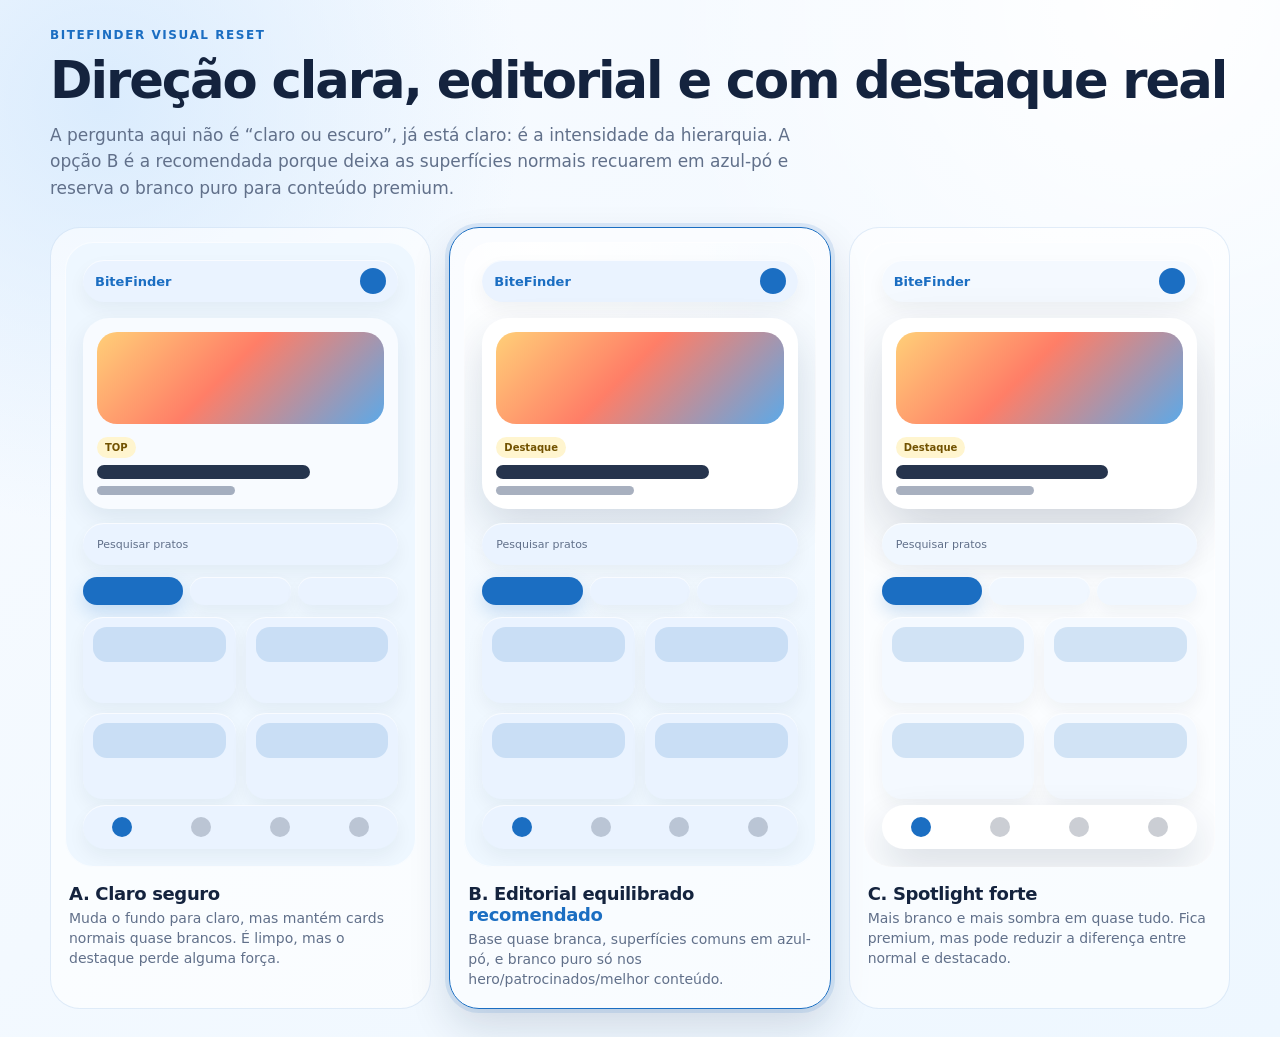
<file: .superpowers/brainstorm/manual-25872-1779057448,8706/content/visual-style.html>
<!DOCTYPE html>
<html lang="pt">
<head>
  <meta charset="utf-8">
  <meta name="viewport" content="width=device-width, initial-scale=1">
  <title>BiteFinder visual direction</title>
  <style>
    :root {
      --ink: #14233e;
      --muted: #61708a;
      --brand: #1b6ec2;
      --brand-soft: #d7eafd;
      --bg: #f6faff;
      --powder: #eaf3ff;
      --white: #fff;
      --shadow: 0 18px 42px rgba(14, 34, 63, .14);
      --soft-shadow: 0 10px 24px rgba(14, 34, 63, .08);
    }
    * { box-sizing: border-box; }
    body {
      margin: 0;
      min-height: 100vh;
      font-family: ui-sans-serif, system-ui, -apple-system, BlinkMacSystemFont, "Segoe UI", sans-serif;
      color: var(--ink);
      background:
        radial-gradient(circle at 8% 10%, rgba(215,234,253,.9), transparent 28%),
        radial-gradient(circle at 90% 0%, rgba(255,255,255,1), transparent 32%),
        linear-gradient(145deg, #f8fbff 0%, #eef7ff 100%);
      padding: 28px;
    }
    .shell { max-width: 1180px; margin: 0 auto; }
    .eyebrow {
      color: var(--brand);
      text-transform: uppercase;
      letter-spacing: .13em;
      font-size: 12px;
      font-weight: 800;
      margin-bottom: 8px;
    }
    h1 { margin: 0; font-size: clamp(30px, 4vw, 52px); letter-spacing: -.04em; }
    .lead { max-width: 760px; color: var(--muted); font-size: 17px; line-height: 1.55; margin: 12px 0 26px; }
    .options {
      display: grid;
      grid-template-columns: repeat(3, minmax(0, 1fr));
      gap: 18px;
    }
    .option {
      border: 1px solid rgba(27, 110, 194, .12);
      border-radius: 30px;
      background: rgba(255,255,255,.58);
      padding: 14px;
      cursor: pointer;
      transition: transform .18s ease, box-shadow .18s ease, border-color .18s ease;
    }
    .option:hover { transform: translateY(-3px); box-shadow: var(--soft-shadow); }
    .option.selected { border-color: var(--brand); box-shadow: 0 0 0 4px rgba(27,110,194,.12), var(--shadow); }
    .mock-phone {
      width: 100%;
      aspect-ratio: 9 / 16;
      border-radius: 28px;
      overflow: hidden;
      position: relative;
      padding: 18px;
      box-shadow: inset 0 0 0 1px rgba(255,255,255,.7);
    }
    .conservative { background: #eef7ff; }
    .recommended {
      background:
        radial-gradient(circle at 20% 0%, rgba(255,255,255,.95), transparent 36%),
        linear-gradient(160deg, #fbfdff, #eef7ff 75%);
    }
    .spotlight { background: #fbfdff; }
    .topbar, .chip, .nav, .normal-card, .search {
      background: var(--powder);
      border-radius: 999px;
      box-shadow: inset 0 1px 0 rgba(255,255,255,.72), 0 8px 18px rgba(14,34,63,.05);
    }
    .topbar { height: 42px; display: flex; align-items: center; justify-content: space-between; padding: 0 12px; margin-bottom: 16px; }
    .logo { color: var(--brand); font-weight: 900; font-size: 13px; }
    .dot { width: 26px; height: 26px; border-radius: 50%; background: var(--brand); }
    .hero {
      background: var(--white);
      border-radius: 26px;
      padding: 14px;
      box-shadow: var(--shadow);
      margin-bottom: 14px;
    }
    .hero-image {
      height: 92px;
      border-radius: 20px;
      background: linear-gradient(135deg, #ffcf78, #ff7e67 45%, #5ca9e8);
      margin-bottom: 12px;
    }
    .badge {
      display: inline-flex;
      align-items: center;
      gap: 5px;
      background: #fff5cf;
      color: #725200;
      border-radius: 999px;
      padding: 5px 8px;
      font-size: 10px;
      font-weight: 900;
      margin-bottom: 7px;
    }
    .title { height: 14px; width: 74%; border-radius: 99px; background: var(--ink); opacity: .92; margin-bottom: 7px; }
    .meta { height: 9px; width: 48%; border-radius: 99px; background: var(--muted); opacity: .55; }
    .search { height: 42px; margin-bottom: 12px; display: flex; align-items: center; padding-left: 14px; color: var(--muted); font-size: 11px; }
    .chips { display: flex; gap: 7px; margin-bottom: 12px; }
    .chip { height: 28px; flex: 1; }
    .chip.active { background: var(--brand); box-shadow: 0 8px 18px rgba(27,110,194,.2); }
    .grid { display: grid; grid-template-columns: 1fr 1fr; gap: 10px; }
    .normal-card { border-radius: 20px; height: 86px; padding: 10px; }
    .normal-card::before { content: ""; display: block; height: 35px; border-radius: 14px; background: rgba(27,110,194,.16); margin-bottom: 9px; }
    .nav { height: 44px; position: absolute; left: 18px; right: 18px; bottom: 18px; display: flex; justify-content: space-around; align-items: center; }
    .nav span { width: 20px; height: 20px; border-radius: 50%; background: rgba(20,35,62,.22); }
    .nav span:first-child { background: var(--brand); }
    .option h2 { margin: 16px 4px 4px; font-size: 18px; letter-spacing: -.02em; }
    .option p { margin: 0 4px 4px; color: var(--muted); line-height: 1.45; font-size: 14px; }
    .rec { color: var(--brand); font-weight: 900; }
    @media (max-width: 900px) {
      .options { grid-template-columns: 1fr; }
      .mock-phone { max-width: 360px; margin: 0 auto; }
    }
  </style>
  <script>
    function toggleSelect(el) {
      document.querySelectorAll('.option').forEach(option => option.classList.remove('selected'));
      el.classList.add('selected');
      fetch('/event', {
        method: 'POST',
        headers: { 'Content-Type': 'application/json' },
        body: JSON.stringify({ type: 'click', choice: el.dataset.choice, text: el.querySelector('h2').textContent })
      }).catch(() => {});
    }
  </script>
</head>
<body>
  <main class="shell">
    <div class="eyebrow">BiteFinder visual reset</div>
    <h1>Direção clara, editorial e com destaque real</h1>
    <p class="lead">A pergunta aqui não é “claro ou escuro”, já está claro: é a intensidade da hierarquia. A opção B é a recomendada porque deixa as superfícies normais recuarem em azul-pó e reserva o branco puro para conteúdo premium.</p>

    <section class="options">
      <article class="option" data-choice="a" onclick="toggleSelect(this)">
        <div class="mock-phone conservative">
          <div class="topbar"><span class="logo">BiteFinder</span><span class="dot"></span></div>
          <div class="hero" style="box-shadow: var(--soft-shadow); background:#f8fbff">
            <div class="hero-image"></div><div class="badge">TOP</div><div class="title"></div><div class="meta"></div>
          </div>
          <div class="search">Pesquisar pratos</div><div class="chips"><div class="chip active"></div><div class="chip"></div><div class="chip"></div></div>
          <div class="grid"><div class="normal-card"></div><div class="normal-card"></div><div class="normal-card"></div><div class="normal-card"></div></div>
          <div class="nav"><span></span><span></span><span></span><span></span></div>
        </div>
        <h2>A. Claro seguro</h2>
        <p>Muda o fundo para claro, mas mantém cards normais quase brancos. É limpo, mas o destaque perde alguma força.</p>
      </article>

      <article class="option selected" data-choice="b" onclick="toggleSelect(this)">
        <div class="mock-phone recommended">
          <div class="topbar"><span class="logo">BiteFinder</span><span class="dot"></span></div>
          <div class="hero">
            <div class="hero-image"></div><div class="badge">Destaque</div><div class="title"></div><div class="meta"></div>
          </div>
          <div class="search">Pesquisar pratos</div><div class="chips"><div class="chip active"></div><div class="chip"></div><div class="chip"></div></div>
          <div class="grid"><div class="normal-card"></div><div class="normal-card"></div><div class="normal-card"></div><div class="normal-card"></div></div>
          <div class="nav"><span></span><span></span><span></span><span></span></div>
        </div>
        <h2>B. Editorial equilibrado <span class="rec">recomendado</span></h2>
        <p>Base quase branca, superfícies comuns em azul-pó, e branco puro só nos hero/patrocinados/melhor conteúdo.</p>
      </article>

      <article class="option" data-choice="c" onclick="toggleSelect(this)">
        <div class="mock-phone spotlight">
          <div class="topbar" style="background:#f4f9ff"><span class="logo">BiteFinder</span><span class="dot"></span></div>
          <div class="hero" style="box-shadow:0 24px 56px rgba(14,34,63,.18)">
            <div class="hero-image"></div><div class="badge">Destaque</div><div class="title"></div><div class="meta"></div>
          </div>
          <div class="search" style="background:#f0f7ff">Pesquisar pratos</div><div class="chips"><div class="chip active"></div><div class="chip" style="background:#f0f7ff"></div><div class="chip" style="background:#f0f7ff"></div></div>
          <div class="grid"><div class="normal-card" style="background:#f4f9ff"></div><div class="normal-card" style="background:#f4f9ff"></div><div class="normal-card" style="background:#f4f9ff"></div><div class="normal-card" style="background:#f4f9ff"></div></div>
          <div class="nav" style="background:#fff; box-shadow:var(--shadow)"><span></span><span></span><span></span><span></span></div>
        </div>
        <h2>C. Spotlight forte</h2>
        <p>Mais branco e mais sombra em quase tudo. Fica premium, mas pode reduzir a diferença entre normal e destacado.</p>
      </article>
    </section>
  </main>
</body>
</html>
</file>
<file: bitefinder-api/tokens.css>
:root {
  --bf-blue: #1B6EC2;
  --bf-blue-deep: #103E7D;
  --bf-blue-soft: #4A90D9;
  --bf-blue-bright: #5AA7F2;
  --bf-blue-pale: #D6E8F8;
  --bf-blue-light: #EBF3FF;
  --bf-navy-900: #061121;
  --bf-navy-800: #0A1628;
  --bf-navy-700: #102844;
  --bf-surface: #F4F7FB;
  --bf-surface-raised: #FFFFFF;
  --bf-text: #12213D;
  --bf-text-muted: #5F7190;
  --bf-rating: #FFC107;
  --bf-success: #34C67A;
  --bf-danger: #E85C5C;
  --bf-radius-control: 16px;
  --bf-radius-card: 24px;
  --bf-radius-modal: 28px;
  --bf-ease: cubic-bezier(.2,.8,.2,1);
  --bf-motion-fast: 150ms;
  --bf-motion-standard: 220ms;
  --bf-motion-page: 360ms;
}
</file>
